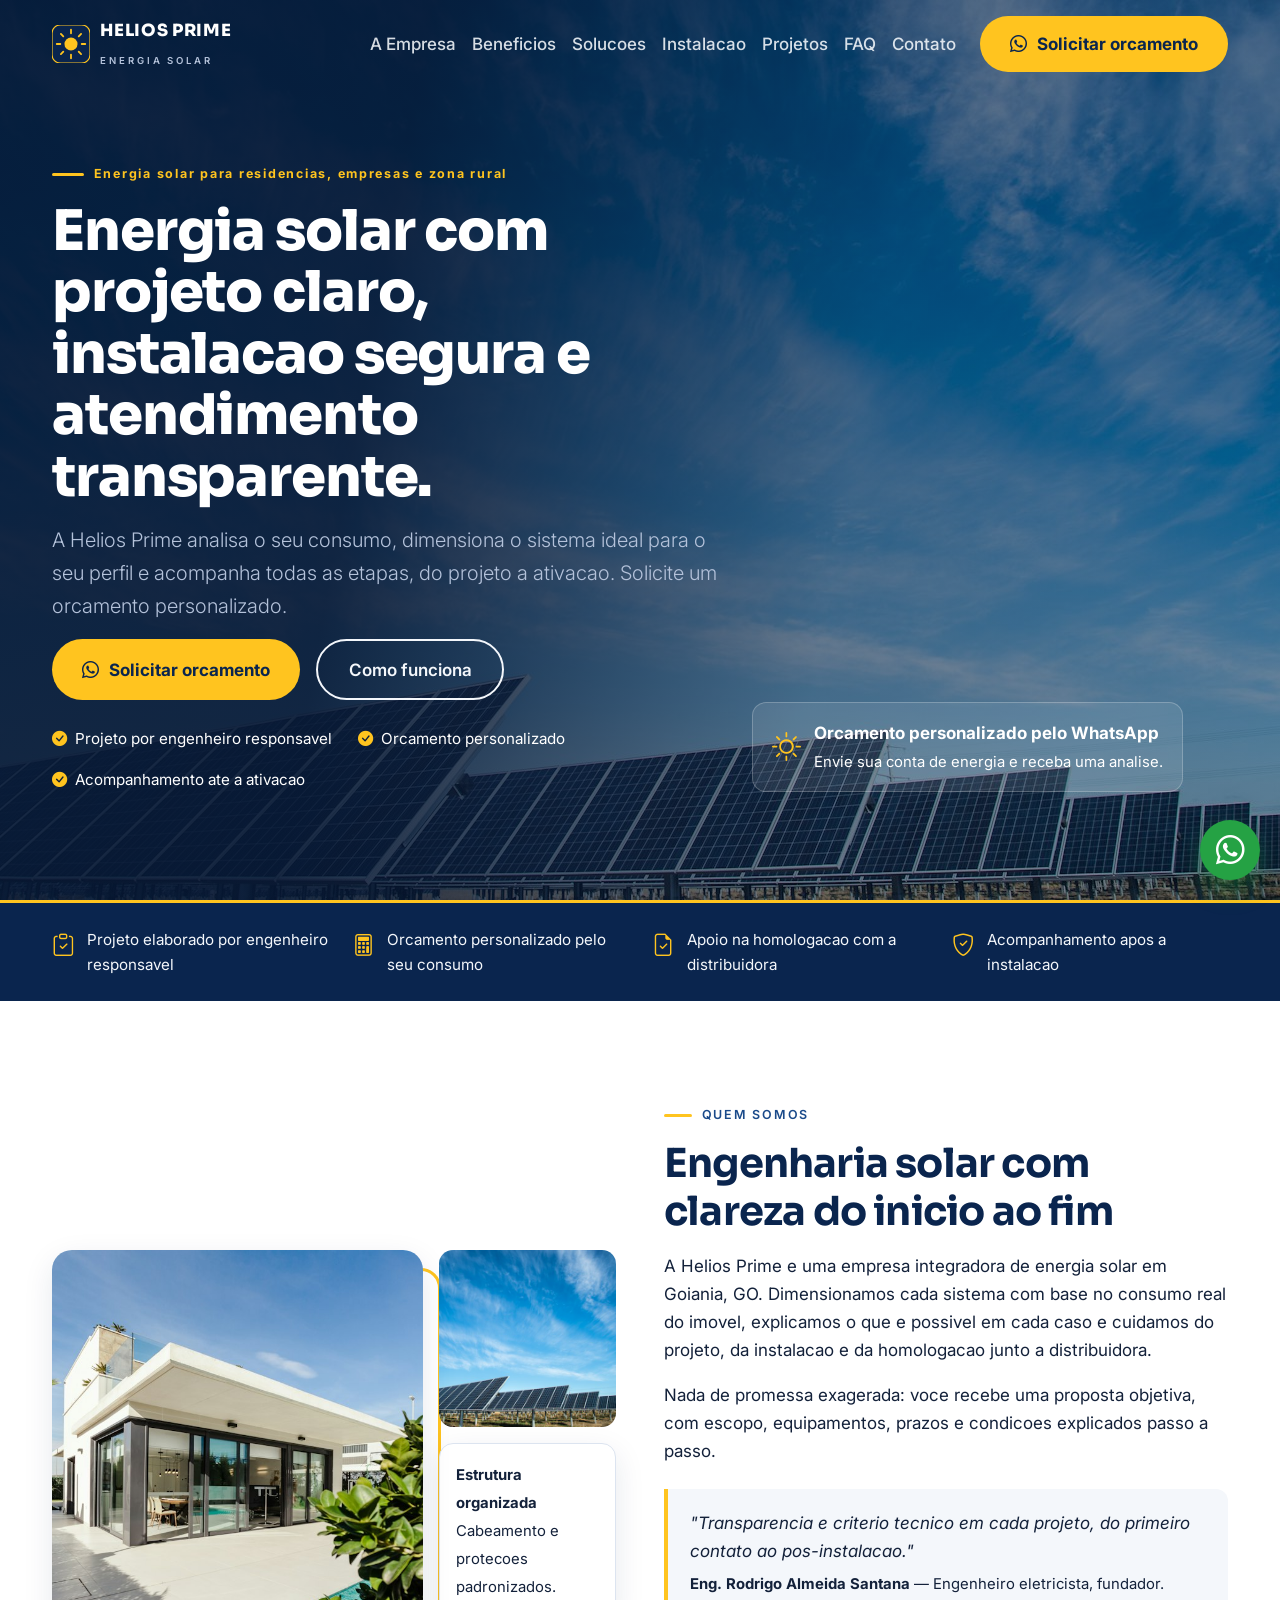
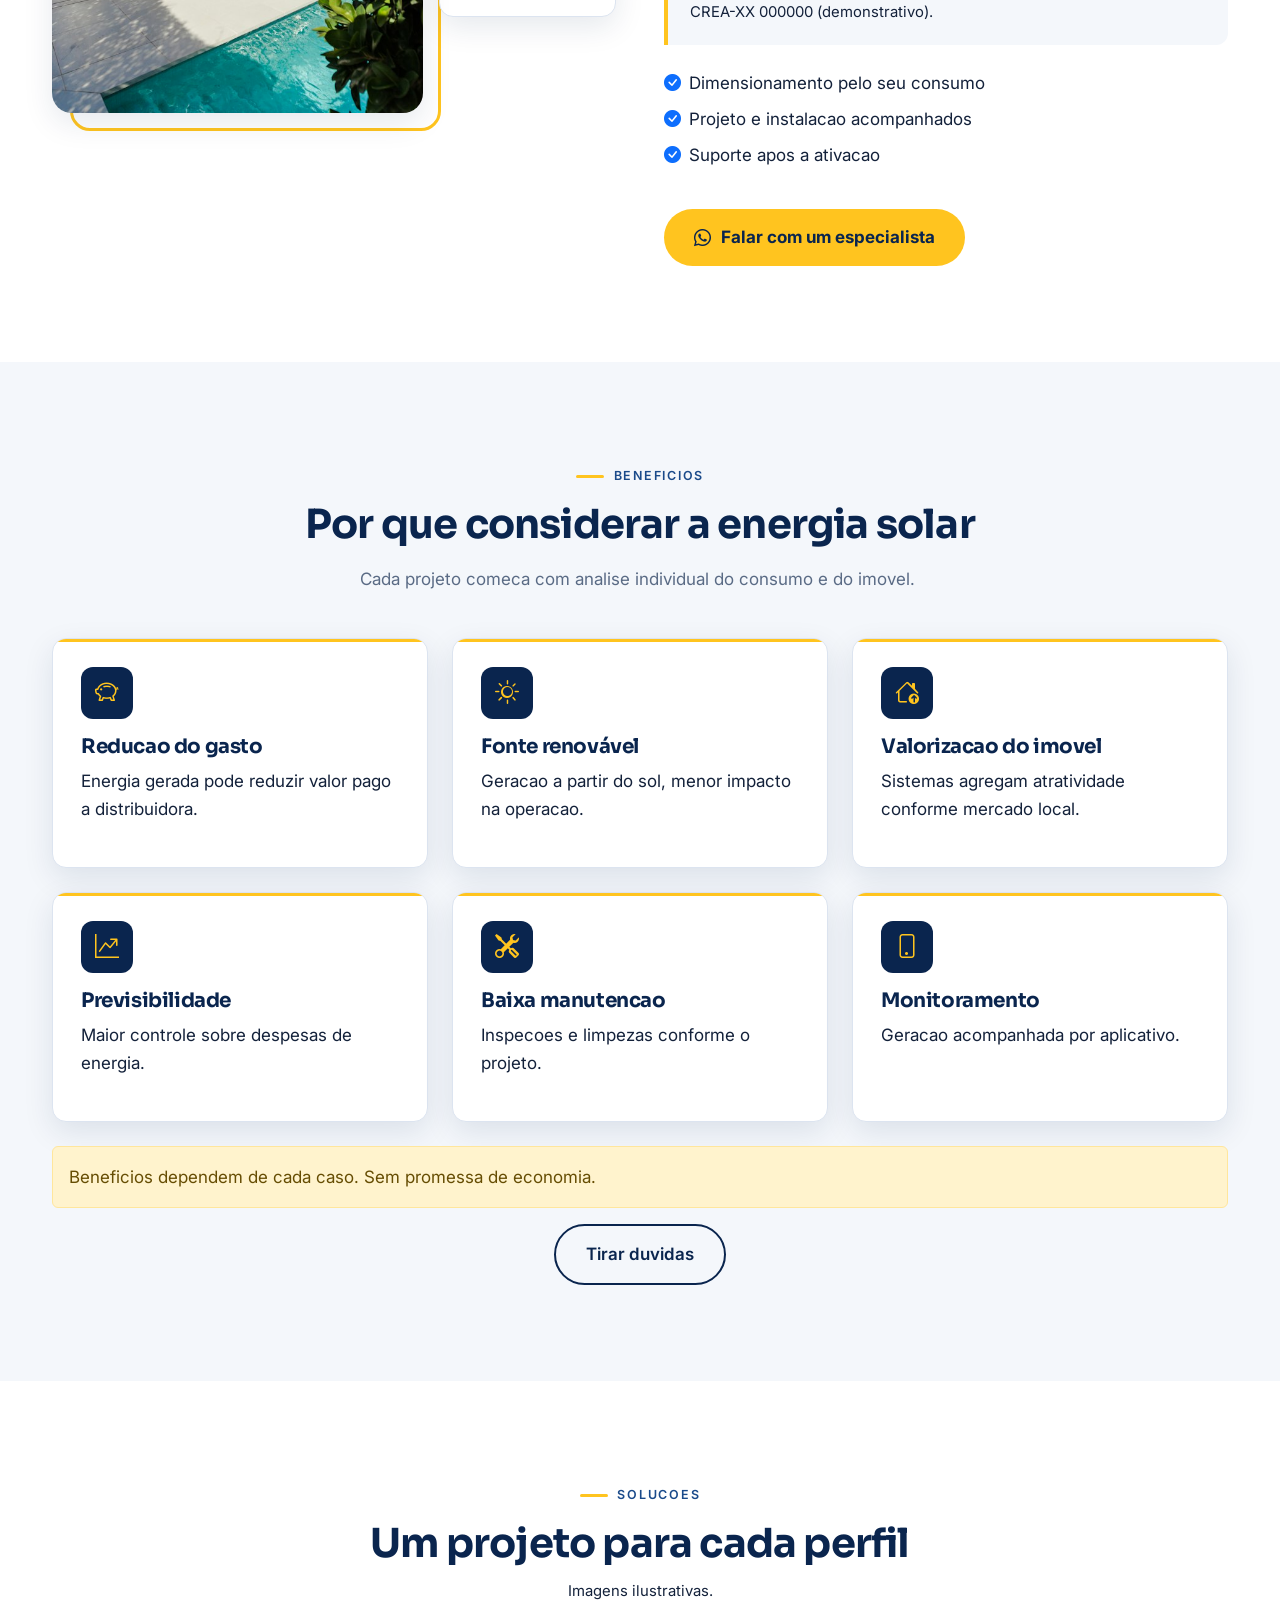
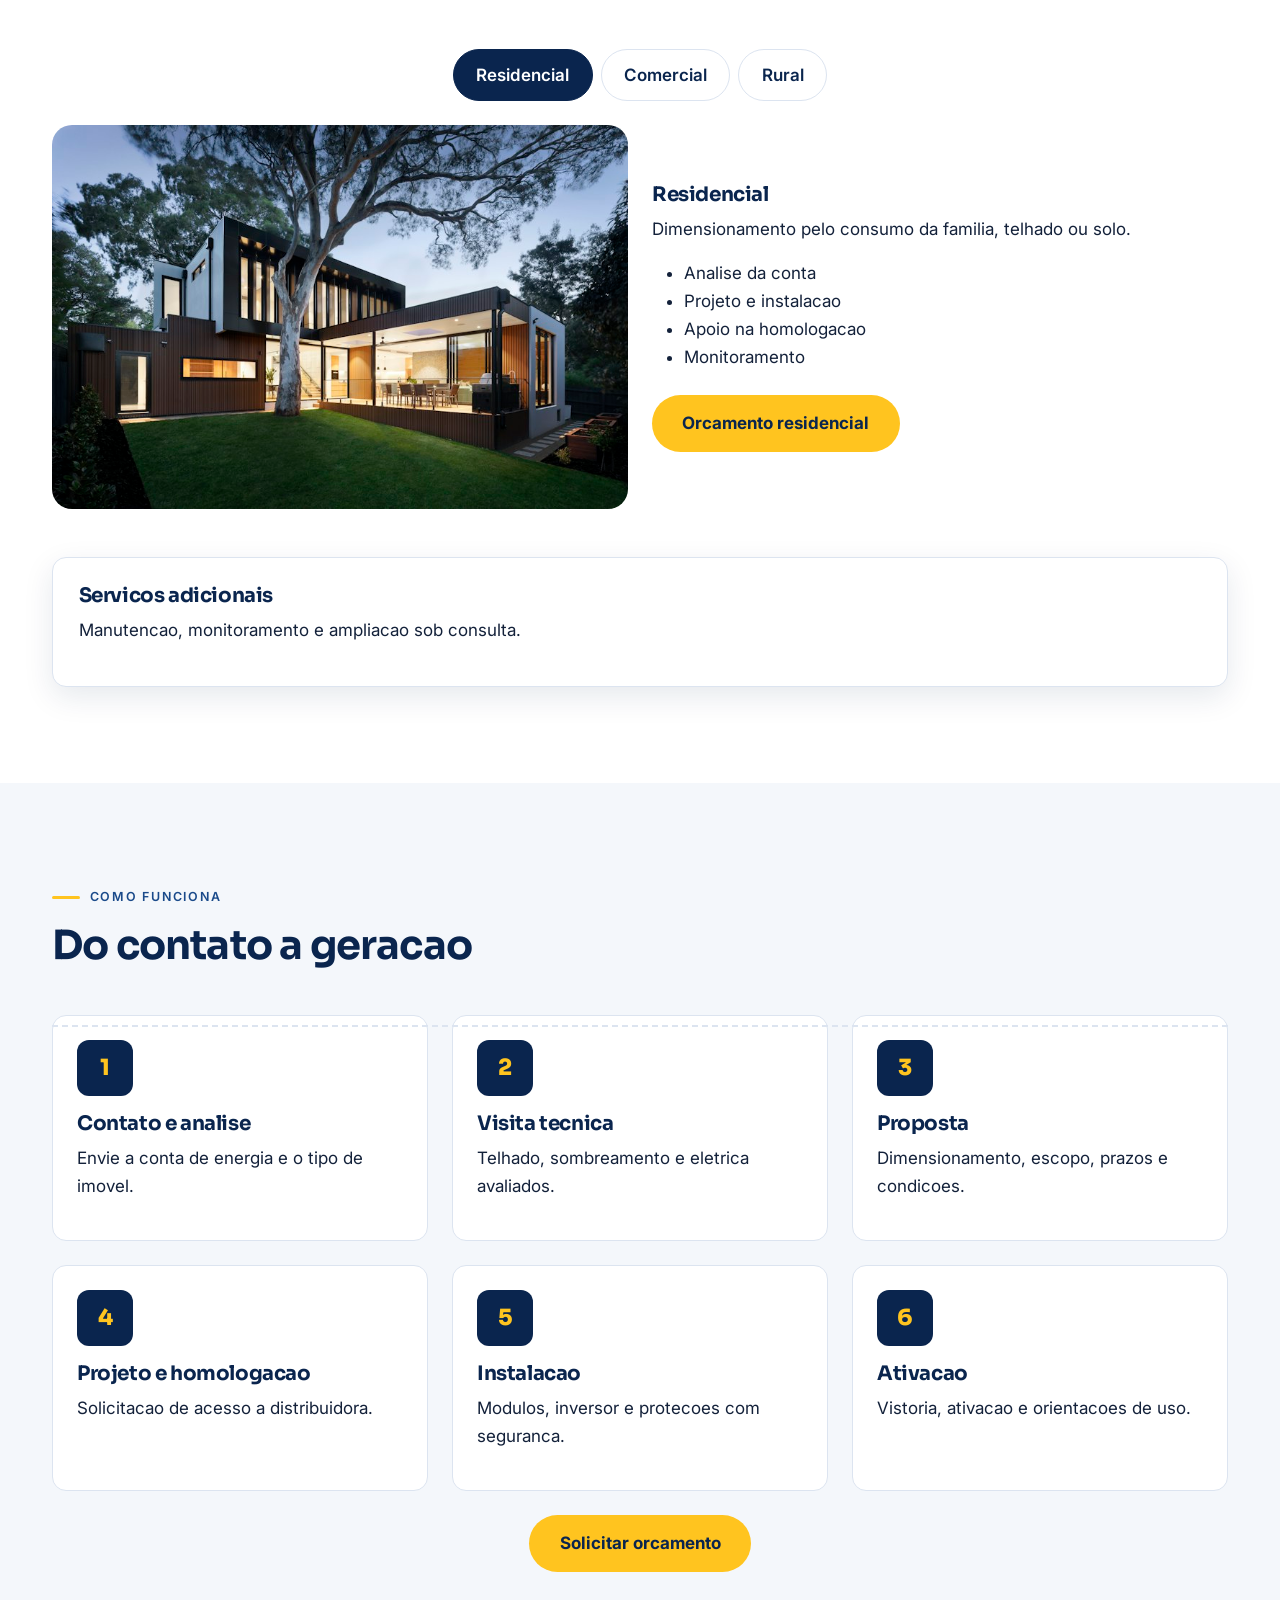
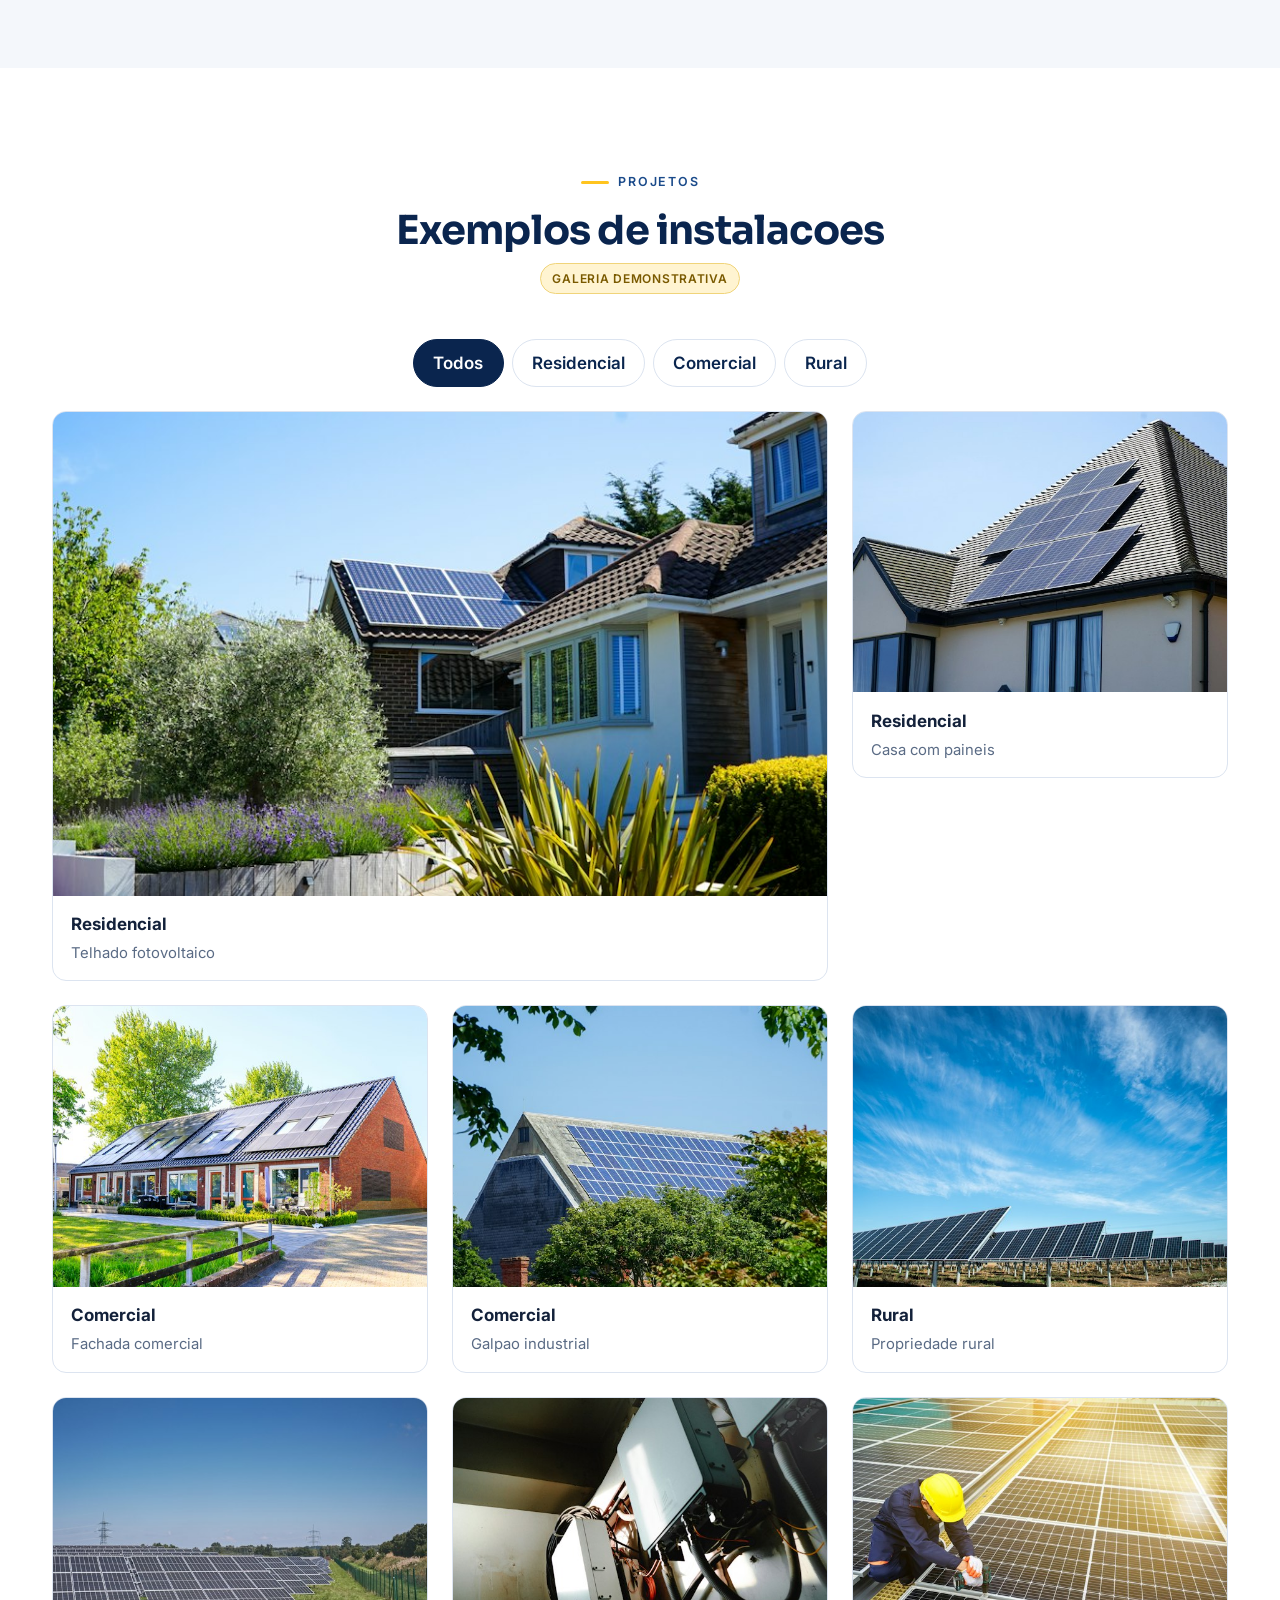
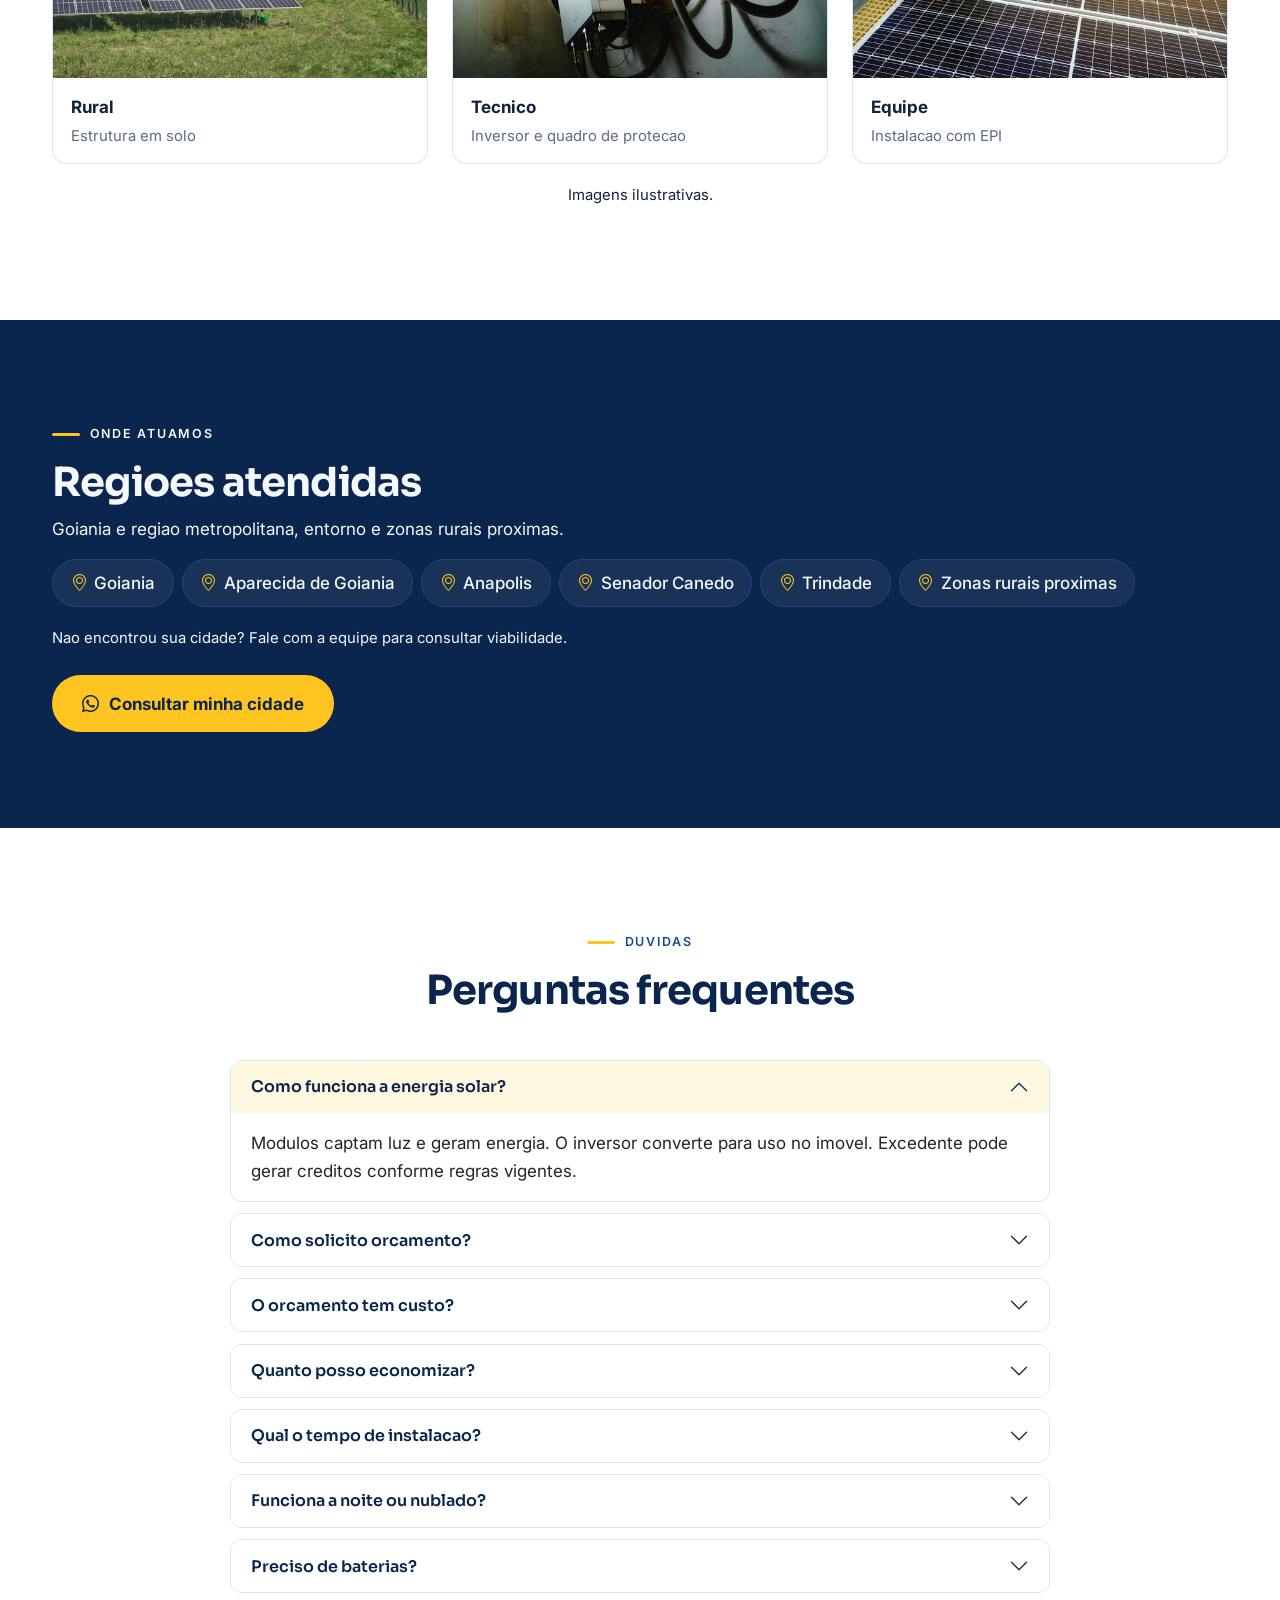
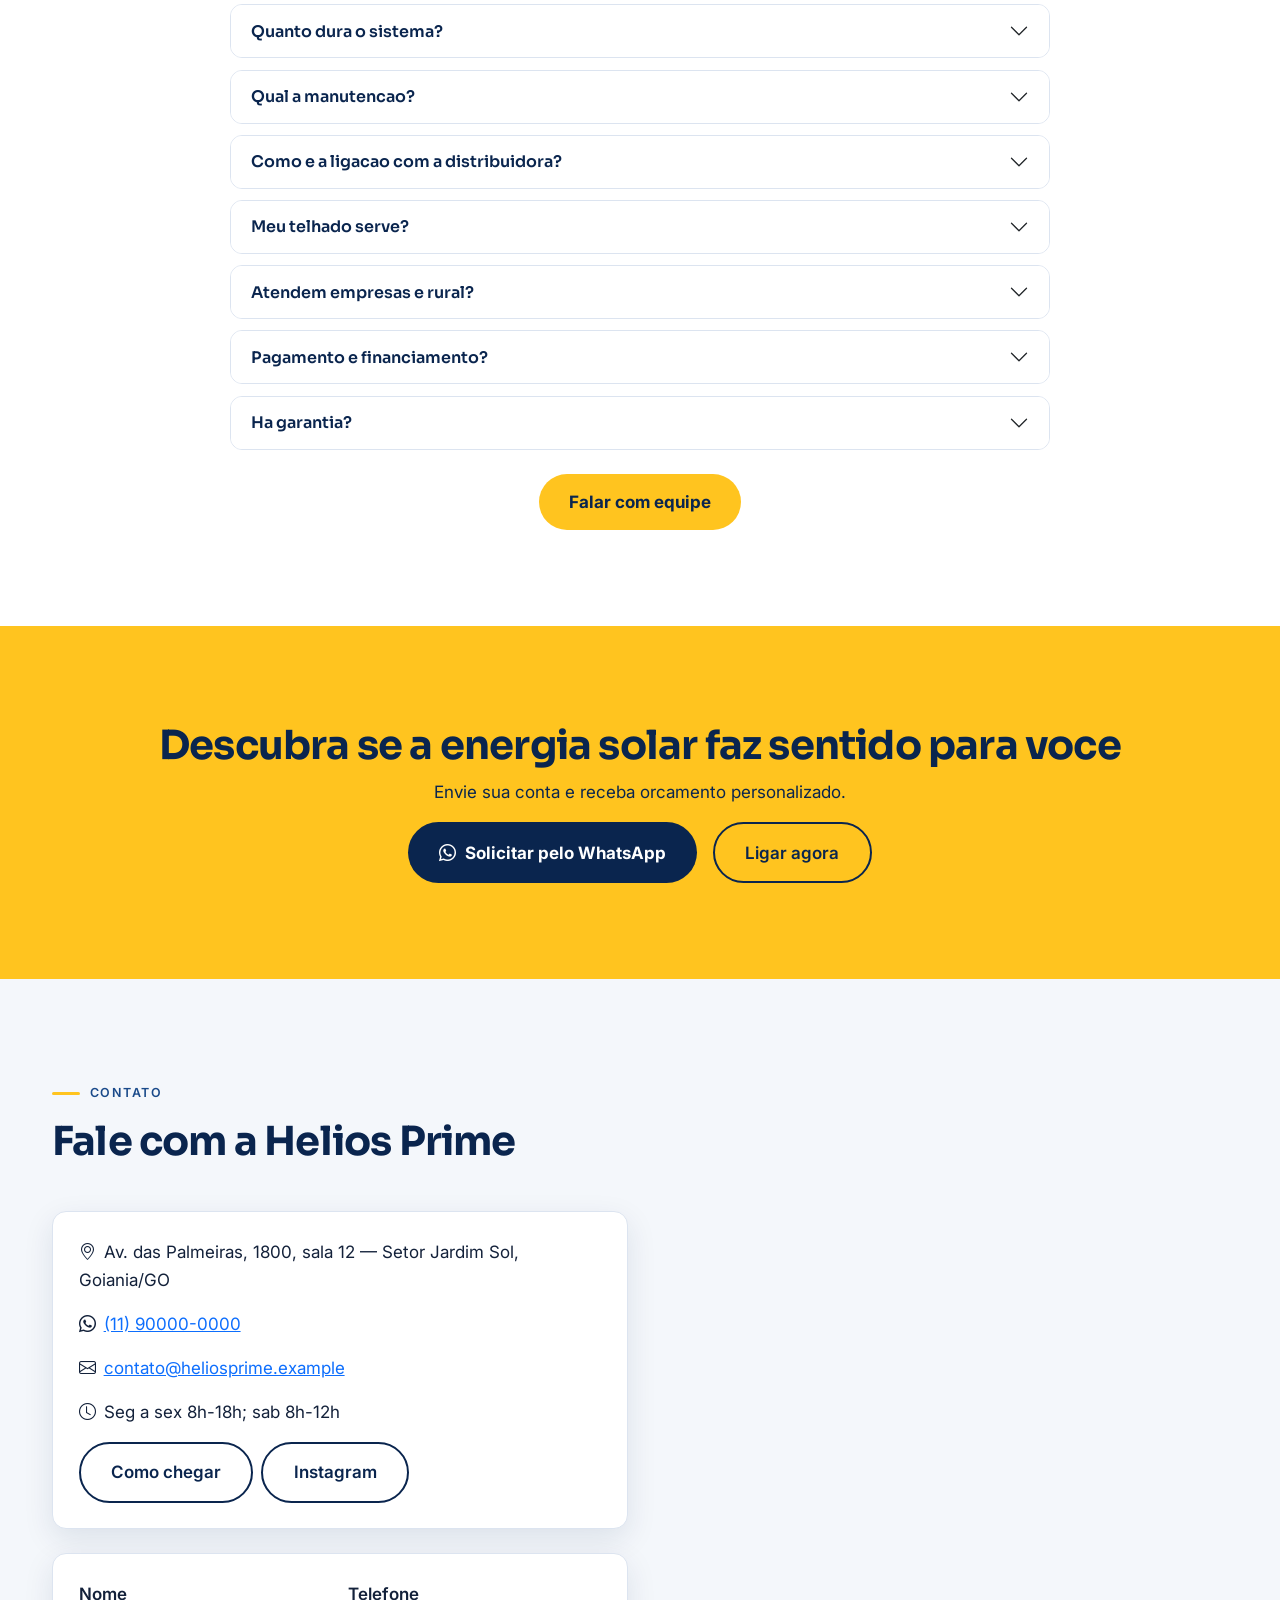
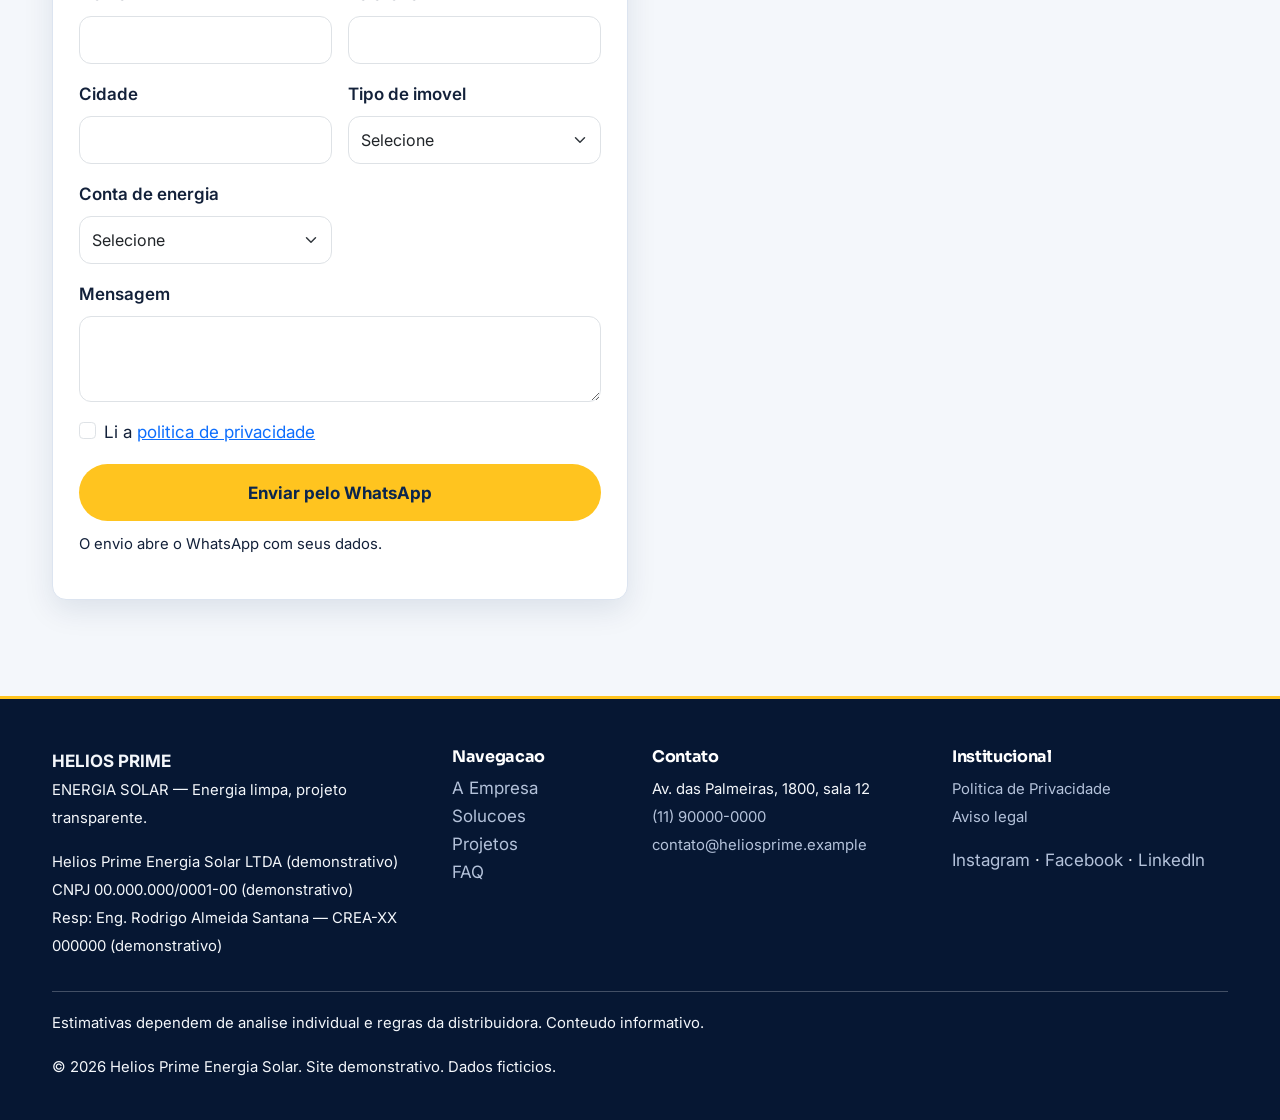
<file: index.html>
﻿<!DOCTYPE html>
<html lang="pt-BR">
<head>
  <meta charset="UTF-8">
  <meta name="viewport" content="width=device-width, initial-scale=1">
  <title>Energia Solar em Goiania | Helios Prime Energia Solar</title>
  <meta name="description" content="Projeto e instalacao de energia solar em Goiania e regiao. Solicite um orcamento personalizado pelo WhatsApp.">
  <link rel="canonical" href="https://www.seudominio.com.br/">
  <meta property="og:title" content="Helios Prime Energia Solar">
  <meta property="og:description" content="Energia limpa, projeto transparente. Solicite seu orcamento.">
  <meta property="og:type" content="website">
  <meta property="og:url" content="https://www.seudominio.com.br/">
  <meta property="og:image" content="https://www.seudominio.com.br/images/hero/hero-main.jpg">
  <meta property="og:locale" content="pt_BR">
  <meta name="twitter:card" content="summary_large_image">
  <meta name="theme-color" content="#0A254E">
  <link rel="icon" type="image/svg+xml" href="favicon/favicon.svg">
  <link rel="apple-touch-icon" href="favicon/favicon.svg">
  <link rel="preconnect" href="https://fonts.googleapis.com">
  <link rel="preconnect" href="https://fonts.gstatic.com" crossorigin>
  <link href="https://fonts.googleapis.com/css2?family=Inter:wght@400;500;600&family=Sora:wght@600;700;800&display=swap" rel="stylesheet">
  <link href="https://cdn.jsdelivr.net/npm/bootstrap@5.3.3/dist/css/bootstrap.min.css" rel="stylesheet">
  <link href="https://cdn.jsdelivr.net/npm/bootstrap-icons@1.11.3/font/bootstrap-icons.min.css" rel="stylesheet">
  <link href="css/style.css" rel="stylesheet">
</head>
<body>
  <a class="skip-link" href="#conteudo">Pular para o conteudo</a>
  <!-- ========== HEADER ========== -->
  <header class="header-site fixed-top" id="topo">
    <nav class="navbar navbar-expand-lg h-100" aria-label="Navegacao principal">
      <div class="container container-brand">
        <a class="brand-logo" href="#topo" aria-label="Helios Prime Energia Solar - inicio">
          <svg width="38" height="38" viewBox="0 0 64 64" aria-hidden="true"><rect width="64" height="64" rx="14" fill="#0A254E" stroke="#FFC41F" stroke-width="2"/><circle cx="32" cy="32" r="11" fill="#FFC41F"/><g stroke="#FFC41F" stroke-width="3" stroke-linecap="round"><line x1="32" y1="8" x2="32" y2="14"/><line x1="32" y1="50" x2="32" y2="56"/><line x1="8" y1="32" x2="14" y2="32"/><line x1="50" y1="32" x2="56" y2="32"/><line x1="15" y1="15" x2="19" y2="19"/><line x1="45" y1="45" x2="49" y2="49"/><line x1="49" y1="15" x2="45" y2="19"/><line x1="19" y1="45" x2="15" y2="49"/></g></svg>
          <span><span class="brand-logo__name">HELIOS PRIME</span><br><span class="brand-logo__sub">ENERGIA SOLAR</span></span>
        </a>
        <button class="navbar-toggler" type="button" data-bs-toggle="collapse" data-bs-target="#navHelios" aria-controls="navHelios" aria-expanded="false" aria-label="Abrir menu">
          <span class="navbar-toggler-icon"></span>
        </button>
        <div class="collapse navbar-collapse" id="navHelios">
          <ul class="navbar-nav ms-auto mb-2 mb-lg-0">
            <li class="nav-item"><a class="nav-link" href="#empresa">A Empresa</a></li>
            <li class="nav-item"><a class="nav-link" href="#beneficios">Beneficios</a></li>
            <li class="nav-item"><a class="nav-link" href="#solucoes">Solucoes</a></li>
            <li class="nav-item"><a class="nav-link" href="#instalacao">Instalacao</a></li>
            <li class="nav-item"><a class="nav-link" href="#projetos">Projetos</a></li>
            <li class="nav-item"><a class="nav-link" href="#faq">FAQ</a></li>
            <li class="nav-item"><a class="nav-link" href="#contato">Contato</a></li>
          </ul>
          <a class="btn-cta ms-lg-3 mt-4 mt-lg-0" href="https://wa.me/5511900000000" data-whatsapp-message="Olá! Gostaria de solicitar um orçamento de energia solar." target="_blank" rel="noopener noreferrer"><i class="bi bi-whatsapp" aria-hidden="true"></i>Solicitar orcamento</a>
        </div>
      </div>
    </nav>
  </header>
  <main id="conteudo">

    <!-- ========== SEÇÃO: HERO ========== -->
    <section class="hero" aria-labelledby="titulo-hero">
      <img class="hero__bg" src="images/hero/hero-main.jpg" alt="Paineis solares sob ceu azul" width="1600" height="900" fetchpriority="high">
      <div class="hero__overlay" aria-hidden="true"></div>
      <div class="container container-brand hero__content">
        <div class="row g-4">
          <div class="col-lg-7">
            <p class="hero__eyebrow">Energia solar para residencias, empresas e zona rural</p>
            <h1 id="titulo-hero">Energia solar com projeto claro, instalacao segura e atendimento transparente.</h1>
            <p class="lead mt-3">A Helios Prime analisa o seu consumo, dimensiona o sistema ideal para o seu perfil e acompanha todas as etapas, do projeto a ativacao. Solicite um orcamento personalizado.</p>
            <div class="d-flex flex-column flex-sm-row gap-3">
              <a class="btn-cta" href="https://wa.me/5511900000000" data-whatsapp-message="Olá! Gostaria de solicitar um orçamento de energia solar." target="_blank" rel="noopener noreferrer"><i class="bi bi-whatsapp" aria-hidden="true"></i>Solicitar orcamento</a>
              <a class="btn-outline-light-brand" href="#instalacao">Como funciona</a>
            </div>
            <ul class="hero__trust">
              <li><i class="bi bi-check-circle-fill" aria-hidden="true"></i>Projeto por engenheiro responsavel</li>
              <li><i class="bi bi-check-circle-fill" aria-hidden="true"></i>Orcamento personalizado</li>
              <li><i class="bi bi-check-circle-fill" aria-hidden="true"></i>Acompanhamento ate a ativacao</li>
            </ul>
          </div>
          <div class="col-lg-5 d-none d-lg-flex align-items-end">
            <div class="hero__card"><i class="bi bi-sun" aria-hidden="true"></i><div><strong>Orcamento personalizado pelo WhatsApp</strong><br><small>Envie sua conta de energia e receba uma analise.</small></div></div>
          </div>
        </div>
      </div>
    </section>
    <!-- ========== SEÇÃO: FAIXA DE CONFIANÇA ========== -->
    <div class="trust-bar section-dark dark-focus">
      <div class="container container-brand py-4">
        <div class="row g-4">
          <div class="col-6 col-lg-3"><div class="trust-bar__item reveal"><i class="bi bi-clipboard-check" aria-hidden="true"></i><span>Projeto elaborado por engenheiro responsavel</span></div></div>
          <div class="col-6 col-lg-3"><div class="trust-bar__item reveal"><i class="bi bi-calculator" aria-hidden="true"></i><span>Orcamento personalizado pelo seu consumo</span></div></div>
          <div class="col-6 col-lg-3"><div class="trust-bar__item reveal"><i class="bi bi-file-earmark-check" aria-hidden="true"></i><span>Apoio na homologacao com a distribuidora</span></div></div>
          <div class="col-6 col-lg-3"><div class="trust-bar__item reveal"><i class="bi bi-shield-check" aria-hidden="true"></i><span>Acompanhamento apos a instalacao</span></div></div>
        </div>
      </div>
    </div>

    <!-- ========== SEÇÃO: EMPRESA ========== -->
    <section class="section-pad" id="empresa" aria-labelledby="titulo-empresa">
      <div class="container container-brand">
        <div class="row g-5 align-items-center">
          <div class="col-lg-6 order-2 order-lg-1">
            <div class="row g-3">
              <div class="col-12 col-md-8"><div class="about-frame reveal"><img src="images/about/empresa-equipe.jpg" alt="Equipe tecnica com EPI em instalacao solar" width="600" height="750" loading="lazy" decoding="async"></div></div>
              <div class="col-12 col-md-4"><div class="about-detail reveal"><img src="images/about/empresa-detalhe.jpg" alt="Detalhe de fixacao e cabeamento de paineis" width="400" height="400" loading="lazy" decoding="async"><div class="contact-card mt-3 p-3"><small><strong>Estrutura organizada</strong><br>Cabeamento e protecoes padronizados.</small></div></div></div>
            </div>
          </div>
          <div class="col-lg-6 order-1 order-lg-2">
            <p class="eyebrow reveal">Quem somos</p>
            <h2 class="reveal" id="titulo-empresa">Engenharia solar com clareza do inicio ao fim</h2>
            <p class="mt-3 reveal">A Helios Prime e uma empresa integradora de energia solar em Goiania, GO. Dimensionamos cada sistema com base no consumo real do imovel, explicamos o que e possivel em cada caso e cuidamos do projeto, da instalacao e da homologacao junto a distribuidora.</p>
            <p class="reveal">Nada de promessa exagerada: voce recebe uma proposta objetiva, com escopo, equipamentos, prazos e condicoes explicados passo a passo.</p>
            <div class="quote-tech mt-4 reveal">
              <p class="mb-1"><em>"Transparencia e criterio tecnico em cada projeto, do primeiro contato ao pos-instalacao."</em></p>
              <small><strong>Eng. Rodrigo Almeida Santana</strong> — Engenheiro eletricista, fundador. CREA-XX 000000 (demonstrativo).</small>
            </div>
            <ul class="list-unstyled d-flex flex-column gap-2 mt-4">
              <li class="reveal"><i class="bi bi-check-circle-fill text-primary me-2" aria-hidden="true"></i>Dimensionamento pelo seu consumo</li>
              <li class="reveal"><i class="bi bi-check-circle-fill text-primary me-2" aria-hidden="true"></i>Projeto e instalacao acompanhados</li>
              <li class="reveal"><i class="bi bi-check-circle-fill text-primary me-2" aria-hidden="true"></i>Suporte apos a ativacao</li>
            </ul>
            <a class="btn-cta mt-4 reveal" href="https://wa.me/5511900000000" data-whatsapp-message="Olá! Gostaria de falar com um especialista em energia solar." target="_blank" rel="noopener noreferrer"><i class="bi bi-whatsapp" aria-hidden="true"></i>Falar com um especialista</a>
          </div>
        </div>
      </div>
    </section>
    <!-- ========== SECAO BENEFICIOS ========== -->
    <section class="section-pad bg-surface" id="beneficios" aria-labelledby="t-beneficios">
      <div class="container container-brand">
        <div class="section-head center text-center">
          <p class="eyebrow reveal">Beneficios</p>
          <h2 class="reveal" id="t-beneficios">Por que considerar a energia solar</h2>
          <p class="lead-brand mt-3 reveal">Cada projeto comeca com analise individual do consumo e do imovel.</p>
        </div>
        <div class="row g-4">
          <div class="col-md-6 col-lg-4"><article class="feature-card reveal"><div class="feature-card__icon"><i class="bi bi-piggy-bank" aria-hidden="true"></i></div><h3>Reducao do gasto</h3><p>Energia gerada pode reduzir valor pago a distribuidora.</p></article></div>
          <div class="col-md-6 col-lg-4"><article class="feature-card reveal"><div class="feature-card__icon"><i class="bi bi-sun" aria-hidden="true"></i></div><h3>Fonte renovável</h3><p>Geracao a partir do sol, menor impacto na operacao.</p></article></div>
          <div class="col-md-6 col-lg-4"><article class="feature-card reveal"><div class="feature-card__icon"><i class="bi bi-house-up" aria-hidden="true"></i></div><h3>Valorizacao do imovel</h3><p>Sistemas agregam atratividade conforme mercado local.</p></article></div>
          <div class="col-md-6 col-lg-4"><article class="feature-card reveal"><div class="feature-card__icon"><i class="bi bi-graph-up-arrow" aria-hidden="true"></i></div><h3>Previsibilidade</h3><p>Maior controle sobre despesas de energia.</p></article></div>
          <div class="col-md-6 col-lg-4"><article class="feature-card reveal"><div class="feature-card__icon"><i class="bi bi-tools" aria-hidden="true"></i></div><h3>Baixa manutencao</h3><p>Inspecoes e limpezas conforme o projeto.</p></article></div>
          <div class="col-md-6 col-lg-4"><article class="feature-card reveal"><div class="feature-card__icon"><i class="bi bi-phone" aria-hidden="true"></i></div><h3>Monitoramento</h3><p>Geracao acompanhada por aplicativo.</p></article></div>
        </div>
        <div class="alert alert-warning mt-4" role="note">Beneficios dependem de cada caso. Sem promessa de economia.</div>
        <div class="text-center mt-3"><a class="btn-outline-dark-brand" href="https://wa.me/5511900000000" data-whatsapp-message="Olá! Tenho uma dúvida sobre energia solar." target="_blank" rel="noopener noreferrer">Tirar duvidas</a></div>
      </div>
    </section>

    <!-- ========== SECAO SOLUCOES ========== -->
    <section class="section-pad" id="solucoes" aria-labelledby="t-solucoes">
      <div class="container container-brand">
        <div class="section-head center text-center">
          <p class="eyebrow reveal">Solucoes</p>
          <h2 class="reveal" id="t-solucoes">Um projeto para cada perfil</h2>
          <p class="text-center mt-2"><small>Imagens ilustrativas.</small></p>
        </div>
        <ul class="nav nav-pills nav-pills-brand justify-content-center gap-2 mb-4" id="solucoesTab" role="tablist">
          <li class="nav-item" role="presentation"><button class="nav-link active" id="tab-res" data-bs-toggle="pill" data-bs-target="#pane-res" type="button" role="tab" aria-controls="pane-res" aria-selected="true">Residencial</button></li>
          <li class="nav-item" role="presentation"><button class="nav-link" id="tab-com" data-bs-toggle="pill" data-bs-target="#pane-com" type="button" role="tab" aria-controls="pane-com" aria-selected="false">Comercial</button></li>
          <li class="nav-item" role="presentation"><button class="nav-link" id="tab-rur" data-bs-toggle="pill" data-bs-target="#pane-rur" type="button" role="tab" aria-controls="pane-rur" aria-selected="false">Rural</button></li>
        </ul>
        <div class="tab-content" id="solucoesContent">
          <div class="tab-pane fade show active" id="pane-res" role="tabpanel" aria-labelledby="tab-res" tabindex="0">
            <div class="row g-4 align-items-center">
              <div class="col-lg-6"><img class="solution-img" src="images/services/residencial.jpg" alt="Casa com paineis" width="800" height="533" loading="lazy" decoding="async"></div>
              <div class="col-lg-6">
                <h3>Residencial</h3>
                <p>Dimensionamento pelo consumo da familia, telhado ou solo.</p>
                <ul><li>Analise da conta</li><li>Projeto e instalacao</li><li>Apoio na homologacao</li><li>Monitoramento</li></ul>
                <a class="btn-cta mt-2" href="https://wa.me/5511900000000" data-whatsapp-message="Olá! Gostaria de um orçamento de energia solar para minha residência." target="_blank" rel="noopener noreferrer">Orcamento residencial</a>
              </div>
            </div>
          </div>
          <div class="tab-pane fade" id="pane-com" role="tabpanel" aria-labelledby="tab-com" tabindex="0">
            <div class="row g-4 align-items-center">
              <div class="col-lg-6"><img class="solution-img" src="images/services/comercial.jpg" alt="Comercio com paineis" width="800" height="533" loading="lazy" decoding="async"></div>
              <div class="col-lg-6">
                <h3>Comercial</h3>
                <p>Para comercio, escritorio, clinica e industria leve.</p>
                <ul><li>Analise do perfil de consumo</li><li>Instalacao planejada</li><li>Documentacao completa</li><li>Pos-instalacao</li></ul>
                <a class="btn-cta mt-2" href="https://wa.me/5511900000000" data-whatsapp-message="Olá! Gostaria de um orçamento de energia solar para a minha empresa." target="_blank" rel="noopener noreferrer">Orcamento para empresa</a>
              </div>
            </div>
          </div>
          <div class="tab-pane fade" id="pane-rur" role="tabpanel" aria-labelledby="tab-rur" tabindex="0">
            <div class="row g-4 align-items-center">
              <div class="col-lg-6"><img class="solution-img" src="images/services/rural.jpg" alt="Propriedade rural" width="800" height="533" loading="lazy" decoding="async"></div>
              <div class="col-lg-6">
                <h3>Rural</h3>
                <p>Irrigacao, galpoes e beneficiamento.</p>
                <ul><li>Avaliacao da propriedade</li><li>Telhado ou solo</li><li>Projeto da rede local</li><li>Homologacao</li></ul>
                <a class="btn-cta mt-2" href="https://wa.me/5511900000000" data-whatsapp-message="Olá! Gostaria de um orçamento de energia solar para propriedade rural." target="_blank" rel="noopener noreferrer">Orcamento rural</a>
              </div>
            </div>
          </div>
        </div>
        <div class="contact-card mt-5">
          <h3>Servicos adicionais</h3>
          <p>Manutencao, monitoramento e ampliacao sob consulta.</p>
        </div>
      </div>
    </section>
    <!-- ========== SECAO INSTALACAO ========== -->
    <section class="section-pad bg-surface" id="instalacao" aria-labelledby="t-inst">
      <div class="container container-brand">
        <div class="section-head">
          <p class="eyebrow reveal">Como funciona</p>
          <h2 class="reveal" id="t-inst">Do contato a geracao</h2>
        </div>
        <div class="timeline">
          <div class="timeline__line" aria-hidden="true"></div>
          <div class="row g-4">
            <div class="col-md-6 col-lg-4"><div class="step-card reveal"><div class="step-num">1</div><h3>Contato e analise</h3><p>Envie a conta de energia e o tipo de imovel.</p></div></div>
            <div class="col-md-6 col-lg-4"><div class="step-card reveal"><div class="step-num">2</div><h3>Visita tecnica</h3><p>Telhado, sombreamento e eletrica avaliados.</p></div></div>
            <div class="col-md-6 col-lg-4"><div class="step-card reveal"><div class="step-num">3</div><h3>Proposta</h3><p>Dimensionamento, escopo, prazos e condicoes.</p></div></div>
            <div class="col-md-6 col-lg-4"><div class="step-card reveal"><div class="step-num">4</div><h3>Projeto e homologacao</h3><p>Solicitacao de acesso a distribuidora.</p></div></div>
            <div class="col-md-6 col-lg-4"><div class="step-card reveal"><div class="step-num">5</div><h3>Instalacao</h3><p>Modulos, inversor e protecoes com seguranca.</p></div></div>
            <div class="col-md-6 col-lg-4"><div class="step-card reveal"><div class="step-num">6</div><h3>Ativacao</h3><p>Vistoria, ativacao e orientacoes de uso.</p></div></div>
          </div>
        </div>
        <div class="text-center mt-4">
          <a class="btn-cta" href="https://wa.me/5511900000000" data-whatsapp-message="Olá! Gostaria de iniciar um orçamento. Posso enviar minha conta de energia?" target="_blank" rel="noopener noreferrer">Solicitar orcamento</a>
        </div>
      </div>
    </section>

    <!-- ========== SECAO PROJETOS ========== -->
    <section class="section-pad" id="projetos" aria-labelledby="t-proj">
      <div class="container container-brand">
        <div class="section-head center text-center">
          <p class="eyebrow reveal">Projetos</p>
          <h2 class="reveal" id="t-proj">Exemplos de instalacoes</h2>
          <span class="badge-demo badge-demo--light">Galeria demonstrativa</span>
        </div>
        <div class="d-flex gap-2 justify-content-center flex-wrap mb-4 filters-wrap" role="group" aria-label="Filtrar projetos">
          <button class="filter-btn" type="button" data-filter="all" aria-pressed="true">Todos</button>
          <button class="filter-btn" type="button" data-filter="residencial" aria-pressed="false">Residencial</button>
          <button class="filter-btn" type="button" data-filter="comercial" aria-pressed="false">Comercial</button>
          <button class="filter-btn" type="button" data-filter="rural" aria-pressed="false">Rural</button>
        </div>
        <div class="row g-4" id="galleryGrid">
          <div class="col-md-6 col-lg-8"><div class="gallery-item gallery-item--wide reveal" data-category="residencial" data-title="Residencia com telhado fotovoltaico"><button type="button" class="btn p-0 border-0 w-100" data-bs-toggle="modal" data-bs-target="#galleryModal" aria-label="Ampliar residencia"><img class="gallery-img" src="images/gallery/residencia-01.jpg" alt="Residencia com telhado fotovoltaico" width="800" height="500" loading="lazy" decoding="async"></button><div class="gallery-cap"><strong>Residencial</strong><br><small>Telhado fotovoltaico</small></div></div></div>
          <div class="col-md-6 col-lg-4"><div class="gallery-item reveal" data-category="residencial" data-title="Casa com paineis"><button type="button" class="btn p-0 border-0 w-100" data-bs-toggle="modal" data-bs-target="#galleryModal" aria-label="Ampliar casa"><img class="gallery-img" src="images/gallery/residencia-02.jpg" alt="Casa com paineis" width="600" height="450" loading="lazy" decoding="async"></button><div class="gallery-cap"><strong>Residencial</strong><br><small>Casa com paineis</small></div></div></div>
          <div class="col-md-6 col-lg-4"><div class="gallery-item reveal" data-category="comercial" data-title="Comercio com paineis"><button type="button" class="btn p-0 border-0 w-100" data-bs-toggle="modal" data-bs-target="#galleryModal" aria-label="Ampliar comercio"><img class="gallery-img" src="images/gallery/comercio-01.jpg" alt="Comercio" width="600" height="450" loading="lazy" decoding="async"></button><div class="gallery-cap"><strong>Comercial</strong><br><small>Fachada comercial</small></div></div></div>
          <div class="col-md-6 col-lg-4"><div class="gallery-item reveal" data-category="comercial" data-title="Galpao industrial"><button type="button" class="btn p-0 border-0 w-100" data-bs-toggle="modal" data-bs-target="#galleryModal" aria-label="Ampliar galpao"><img class="gallery-img" src="images/gallery/galpao-01.jpg" alt="Galpao" width="600" height="450" loading="lazy" decoding="async"></button><div class="gallery-cap"><strong>Comercial</strong><br><small>Galpao industrial</small></div></div></div>
          <div class="col-md-6 col-lg-4"><div class="gallery-item reveal" data-category="rural" data-title="Propriedade rural"><button type="button" class="btn p-0 border-0 w-100" data-bs-toggle="modal" data-bs-target="#galleryModal" aria-label="Ampliar rural"><img class="gallery-img" src="images/gallery/rural-01.jpg" alt="Propriedade rural" width="600" height="450" loading="lazy" decoding="async"></button><div class="gallery-cap"><strong>Rural</strong><br><small>Propriedade rural</small></div></div></div>
          <div class="col-md-6 col-lg-4"><div class="gallery-item reveal" data-category="rural" data-title="Estrutura em solo"><button type="button" class="btn p-0 border-0 w-100" data-bs-toggle="modal" data-bs-target="#galleryModal" aria-label="Ampliar solo"><img class="gallery-img" src="images/gallery/solo-01.jpg" alt="Estrutura em solo" width="600" height="450" loading="lazy" decoding="async"></button><div class="gallery-cap"><strong>Rural</strong><br><small>Estrutura em solo</small></div></div></div>
          <div class="col-md-6 col-lg-4"><div class="gallery-item reveal" data-category="comercial" data-title="Inversor e protecao"><button type="button" class="btn p-0 border-0 w-100" data-bs-toggle="modal" data-bs-target="#galleryModal" aria-label="Ampliar inversor"><img class="gallery-img" src="images/gallery/inversor.jpg" alt="Inversor e protecao" width="600" height="450" loading="lazy" decoding="async"></button><div class="gallery-cap"><strong>Tecnico</strong><br><small>Inversor e quadro de protecao</small></div></div></div>
          <div class="col-md-6 col-lg-4"><div class="gallery-item reveal" data-category="residencial" data-title="Equipe em instalacao"><button type="button" class="btn p-0 border-0 w-100" data-bs-toggle="modal" data-bs-target="#galleryModal" aria-label="Ampliar equipe"><img class="gallery-img" src="images/gallery/instalacao.jpg" alt="Equipe em instalacao" width="600" height="450" loading="lazy" decoding="async"></button><div class="gallery-cap"><strong>Equipe</strong><br><small>Instalacao com EPI</small></div></div></div>
        </div>
        <p class="text-center mt-3"><small>Imagens ilustrativas.</small></p>
      </div>
    </section>
    <!-- ========== SECAO REGIOES ========== -->
    <section class="section-pad bg-dark-brand section-dark dark-focus" id="regioes" aria-labelledby="t-reg">
      <div class="container container-brand">
        <p class="eyebrow reveal">Onde atuamos</p>
        <h2 class="reveal" id="t-reg">Regioes atendidas</h2>
        <p class="lead-brand reveal">Goiania e regiao metropolitana, entorno e zonas rurais proximas.</p>
        <div class="d-flex flex-wrap gap-2 mt-3">
          <span class="region-chip"><i class="bi bi-geo-alt" aria-hidden="true"></i>Goiania</span>
          <span class="region-chip"><i class="bi bi-geo-alt" aria-hidden="true"></i>Aparecida de Goiania</span>
          <span class="region-chip"><i class="bi bi-geo-alt" aria-hidden="true"></i>Anapolis</span>
          <span class="region-chip"><i class="bi bi-geo-alt" aria-hidden="true"></i>Senador Canedo</span>
          <span class="region-chip"><i class="bi bi-geo-alt" aria-hidden="true"></i>Trindade</span>
          <span class="region-chip"><i class="bi bi-geo-alt" aria-hidden="true"></i>Zonas rurais proximas</span>
        </div>
        <p class="mt-3 reveal"><small>Nao encontrou sua cidade? Fale com a equipe para consultar viabilidade.</small></p>
        <a class="btn-cta mt-2 reveal" href="https://wa.me/5511900000000" data-whatsapp-message="Olá! Gostaria de saber se vocês atendem a minha cidade." target="_blank" rel="noopener noreferrer"><i class="bi bi-whatsapp" aria-hidden="true"></i>Consultar minha cidade</a>
      </div>
    </section>

    <!-- ========== SECAO FAQ ========== -->
    <section class="section-pad" id="faq" aria-labelledby="t-faq">
      <div class="container container-brand">
        <div class="section-head center text-center">
          <p class="eyebrow reveal">Duvidas</p>
          <h2 class="reveal" id="t-faq">Perguntas frequentes</h2>
        </div>
        <div class="accordion accordion-brand mx-auto" id="faqAcc" style="max-width:820px">
          <div class="accordion-item"><h3 class="accordion-header"><button class="accordion-button" type="button" data-bs-toggle="collapse" data-bs-target="#f1">Como funciona a energia solar?</button></h3><div id="f1" class="accordion-collapse collapse show" data-bs-parent="#faqAcc"><div class="accordion-body">Modulos captam luz e geram energia. O inversor converte para uso no imovel. Excedente pode gerar creditos conforme regras vigentes.</div></div></div>
          <div class="accordion-item"><h3 class="accordion-header"><button class="accordion-button collapsed" type="button" data-bs-toggle="collapse" data-bs-target="#f2">Como solicito orcamento?</button></h3><div id="f2" class="accordion-collapse collapse" data-bs-parent="#faqAcc"><div class="accordion-body">Pelo WhatsApp, enviando conta de energia, tipo de imovel e cidade.</div></div></div>
          <div class="accordion-item"><h3 class="accordion-header"><button class="accordion-button collapsed" type="button" data-bs-toggle="collapse" data-bs-target="#f3">O orcamento tem custo?</button></h3><div id="f3" class="accordion-collapse collapse" data-bs-parent="#faqAcc"><div class="accordion-body">A primeira analise e orientativa. Condicoes confirmadas no atendimento.</div></div></div>
          <div class="accordion-item"><h3 class="accordion-header"><button class="accordion-button collapsed" type="button" data-bs-toggle="collapse" data-bs-target="#f4">Quanto posso economizar?</button></h3><div id="f4" class="accordion-collapse collapse" data-bs-parent="#faqAcc"><div class="accordion-body">Depende de consumo, tarifa, local e regras. Sem percentual garantido.</div></div></div>
          <div class="accordion-item"><h3 class="accordion-header"><button class="accordion-button collapsed" type="button" data-bs-toggle="collapse" data-bs-target="#f5">Qual o tempo de instalacao?</button></h3><div id="f5" class="accordion-collapse collapse" data-bs-parent="#faqAcc"><div class="accordion-body">Varia por porte e homologacao. Prazo informado na proposta.</div></div></div>
          <div class="accordion-item"><h3 class="accordion-header"><button class="accordion-button collapsed" type="button" data-bs-toggle="collapse" data-bs-target="#f6">Funciona a noite ou nublado?</button></h3><div id="f6" class="accordion-collapse collapse" data-bs-parent="#faqAcc"><div class="accordion-body">A noite nao ha geracao. Nublado gera menos. Sistema usa rede com creditos.</div></div></div>
          <div class="accordion-item"><h3 class="accordion-header"><button class="accordion-button collapsed" type="button" data-bs-toggle="collapse" data-bs-target="#f7">Preciso de baterias?</button></h3><div id="f7" class="accordion-collapse collapse" data-bs-parent="#faqAcc"><div class="accordion-body">Na maioria dos casos on-grid, nao. Avaliado por projeto.</div></div></div>
          <div class="accordion-item"><h3 class="accordion-header"><button class="accordion-button collapsed" type="button" data-bs-toggle="collapse" data-bs-target="#f8">Quanto dura o sistema?</button></h3><div id="f8" class="accordion-collapse collapse" data-bs-parent="#faqAcc"><div class="accordion-body">Vida util longa com manutencao. Sem numero prometido sem analise.</div></div></div>
          <div class="accordion-item"><h3 class="accordion-header"><button class="accordion-button collapsed" type="button" data-bs-toggle="collapse" data-bs-target="#f9">Qual a manutencao?</button></h3><div id="f9" class="accordion-collapse collapse" data-bs-parent="#faqAcc"><div class="accordion-body">Limpezas e inspecoes periodicas, conforme orientacao do projeto.</div></div></div>
          <div class="accordion-item"><h3 class="accordion-header"><button class="accordion-button collapsed" type="button" data-bs-toggle="collapse" data-bs-target="#f10">Como e a ligacao com a distribuidora?</button></h3><div id="f10" class="accordion-collapse collapse" data-bs-parent="#faqAcc"><div class="accordion-body">Projeto tecnico e solicitacao de acesso com acompanhamento.</div></div></div>
          <div class="accordion-item"><h3 class="accordion-header"><button class="accordion-button collapsed" type="button" data-bs-toggle="collapse" data-bs-target="#f11">Meu telhado serve?</button></h3><div id="f11" class="accordion-collapse collapse" data-bs-parent="#faqAcc"><div class="accordion-body">Avaliamos orientacao, sombra e estrutura na visita tecnica.</div></div></div>
          <div class="accordion-item"><h3 class="accordion-header"><button class="accordion-button collapsed" type="button" data-bs-toggle="collapse" data-bs-target="#f12">Atendem empresas e rural?</button></h3><div id="f12" class="accordion-collapse collapse" data-bs-parent="#faqAcc"><div class="accordion-body">Sim: residencial, comercial e rural com escopos especificos.</div></div></div>
          <div class="accordion-item"><h3 class="accordion-header"><button class="accordion-button collapsed" type="button" data-bs-toggle="collapse" data-bs-target="#f13">Pagamento e financiamento?</button></h3><div id="f13" class="accordion-collapse collapse" data-bs-parent="#faqAcc"><div class="accordion-body">Condicoes apresentadas na proposta, conforme perfil.</div></div></div>
          <div class="accordion-item"><h3 class="accordion-header"><button class="accordion-button collapsed" type="button" data-bs-toggle="collapse" data-bs-target="#f14">Ha garantia?</button></h3><div id="f14" class="accordion-collapse collapse" data-bs-parent="#faqAcc"><div class="accordion-body">Garantias de equipamento e instalacao detalhadas na proposta.</div></div></div>
        </div>
        <div class="text-center mt-4">
          <a class="btn-cta" href="https://wa.me/5511900000000" data-whatsapp-message="Olá! Tenho uma dúvida sobre energia solar." target="_blank" rel="noopener noreferrer">Falar com equipe</a>
        </div>
      </div>
    </section>
    <!-- ========== CTA FINAL ========== -->
    <section class="cta-final section-pad" aria-labelledby="t-cta">
      <div class="container container-brand text-center">
        <h2 id="t-cta">Descubra se a energia solar faz sentido para voce</h2>
        <p>Envie sua conta e receba orcamento personalizado.</p>
        <div class="d-flex flex-column flex-sm-row gap-3 justify-content-center">
          <a class="btn-dark-brand" href="https://wa.me/5511900000000" data-whatsapp-message="Olá! Gostaria de solicitar um orçamento de energia solar." target="_blank" rel="noopener noreferrer"><i class="bi bi-whatsapp" aria-hidden="true"></i>Solicitar pelo WhatsApp</a>
          <a class="btn-outline-dark-brand" href="tel:+5511900000000">Ligar agora</a>
        </div>
      </div>
    </section>

    <!-- ========== SECAO CONTATO ========== -->
    <section class="section-pad bg-surface" id="contato" aria-labelledby="t-cont">
      <div class="container container-brand">
        <div class="section-head">
          <p class="eyebrow reveal">Contato</p>
          <h2 class="reveal" id="t-cont">Fale com a Helios Prime</h2>
        </div>
        <div class="row g-4">
          <div class="col-lg-6">
            <div class="contact-card">
              <p><i class="bi bi-geo-alt me-2" aria-hidden="true"></i>Av. das Palmeiras, 1800, sala 12 — Setor Jardim Sol, Goiania/GO</p>
              <p><i class="bi bi-whatsapp me-2" aria-hidden="true"></i><a href="tel:+5511900000000">(11) 90000-0000</a></p>
              <p><i class="bi bi-envelope me-2" aria-hidden="true"></i><a href="mailto:contato@heliosprime.example">contato@heliosprime.example</a></p>
              <p><i class="bi bi-clock me-2" aria-hidden="true"></i>Seg a sex 8h-18h; sab 8h-12h</p>
              <div class="d-flex gap-2 flex-wrap">
                <a class="btn-outline-dark-brand" href="https://www.google.com/maps/search/?api=1&query=Goiania+GO" target="_blank" rel="noopener noreferrer">Como chegar</a>
                <a class="btn-outline-dark-brand" href="#" aria-label="Instagram">Instagram</a>
              </div>
            </div>
            <form id="contactForm" class="contact-card mt-4" novalidate>
              <div class="row g-3">
                <div class="col-md-6"><label class="form-label" for="f-nome">Nome</label><input class="form-control" id="f-nome" name="nome" type="text" autocomplete="name" required></div>
                <div class="col-md-6"><label class="form-label" for="f-tel">Telefone</label><input class="form-control" id="f-tel" name="telefone" type="tel" autocomplete="tel" required></div>
                <div class="col-md-6"><label class="form-label" for="f-cidade">Cidade</label><input class="form-control" id="f-cidade" name="cidade" type="text" required></div>
                <div class="col-md-6"><label class="form-label" for="f-tipo">Tipo de imovel</label><select class="form-select" id="f-tipo" required><option value="">Selecione</option><option>Residencial</option><option>Comercial</option><option>Rural</option></select></div>
                <div class="col-md-6"><label class="form-label" for="f-conta">Conta de energia</label><select class="form-select" id="f-conta"><option value="">Selecione</option><option>Ate R$ 300</option><option>R$ 300 a R$ 800</option><option>Acima de R$ 800</option></select></div>
                <div class="col-12"><label class="form-label" for="f-msg">Mensagem</label><textarea class="form-control" id="f-msg" rows="3"></textarea></div>
                <div class="col-12"><div class="form-check"><input class="form-check-input" type="checkbox" id="f-priv" required><label class="form-check-label" for="f-priv">Li a <a href="privacidade.html">politica de privacidade</a></label></div></div>
                <div class="col-12"><button class="btn-cta w-100" type="submit">Enviar pelo WhatsApp</button><p class="mt-2"><small id="formHelp" aria-live="polite">O envio abre o WhatsApp com seus dados.</small></p></div>
              </div>
            </form>
          </div>
          <div class="col-lg-6">
            <iframe class="map-embed" title="Mapa de Goiania, GO" src="https://www.google.com/maps?q=Goiania,GO&output=embed" loading="lazy" referrerpolicy="no-referrer-when-downgrade" allowfullscreen></iframe>
          </div>
        </div>
      </div>
    </section>
  </main>

  <!-- ========== RODAPE ========== -->
  <footer class="footer-site section-dark dark-focus pt-5 pb-4">
    <div class="container container-brand">
      <div class="row g-4">
        <div class="col-lg-4">
          <p><strong>HELIOS PRIME</strong><br><small>ENERGIA SOLAR — Energia limpa, projeto transparente.</small></p>
          <p><small>Helios Prime Energia Solar LTDA (demonstrativo)<br>CNPJ 00.000.000/0001-00 (demonstrativo)<br>Resp: Eng. Rodrigo Almeida Santana — CREA-XX 000000 (demonstrativo)</small></p>
        </div>
        <div class="col-6 col-lg-2">
          <h3>Navegacao</h3>
          <ul class="list-unstyled">
            <li><a href="#empresa">A Empresa</a></li>
            <li><a href="#solucoes">Solucoes</a></li>
            <li><a href="#projetos">Projetos</a></li>
            <li><a href="#faq">FAQ</a></li>
          </ul>
        </div>
        <div class="col-6 col-lg-3">
          <h3>Contato</h3>
          <p><small>Av. das Palmeiras, 1800, sala 12<br><a href="tel:+5511900000000">(11) 90000-0000</a><br><a href="mailto:contato@heliosprime.example">contato@heliosprime.example</a></small></p>
        </div>
        <div class="col-lg-3">
          <h3>Institucional</h3>
          <p><small><a href="privacidade.html">Politica de Privacidade</a><br><a href="#">Aviso legal</a></small></p>
          <p><a href="#" aria-label="Instagram">Instagram</a> · <a href="#" aria-label="Facebook">Facebook</a> · <a href="#" aria-label="LinkedIn">LinkedIn</a></p>
        </div>
      </div>
      <hr>
      <p><small>Estimativas dependem de analise individual e regras da distribuidora. Conteudo informativo.</small></p>
      <p><small>© <span data-year>2026</span> Helios Prime Energia Solar. Site demonstrativo. Dados ficticios.</small></p>
    </div>
  </footer>
  <div class="modal fade" id="galleryModal" tabindex="-1" aria-labelledby="galleryModalLabel" aria-hidden="true">
    <div class="modal-dialog modal-dialog-centered modal-lg">
      <div class="modal-content">
        <div class="modal-header"><h3 class="modal-title" id="galleryModalLabel">Projeto</h3><button type="button" class="btn-close" data-bs-dismiss="modal" aria-label="Fechar imagem"></button></div>
        <div class="modal-body"><img id="galleryModalImg" src="images/gallery/residencia-01.jpg" alt="Imagem ampliada" class="w-100 rounded"><p class="mt-2"><small id="galleryModalCap">Legenda</small></p></div>
      </div>
    </div>
  </div>
  <a class="btn-float-whatsapp" href="https://wa.me/5511900000000" data-whatsapp-message="Olá! Gostaria de solicitar um orçamento de energia solar." target="_blank" rel="noopener noreferrer" aria-label="Falar pelo WhatsApp"><i class="bi bi-whatsapp" aria-hidden="true"></i></a>
  <button class="btn-back-top" id="backTop" type="button" aria-label="Voltar ao topo"><i class="bi bi-arrow-up" aria-hidden="true"></i></button>
  <script src="https://cdn.jsdelivr.net/npm/bootstrap@5.3.3/dist/js/bootstrap.bundle.min.js"></script>
  <script src="js/script.js"></script>
</body>
</html>
</file>
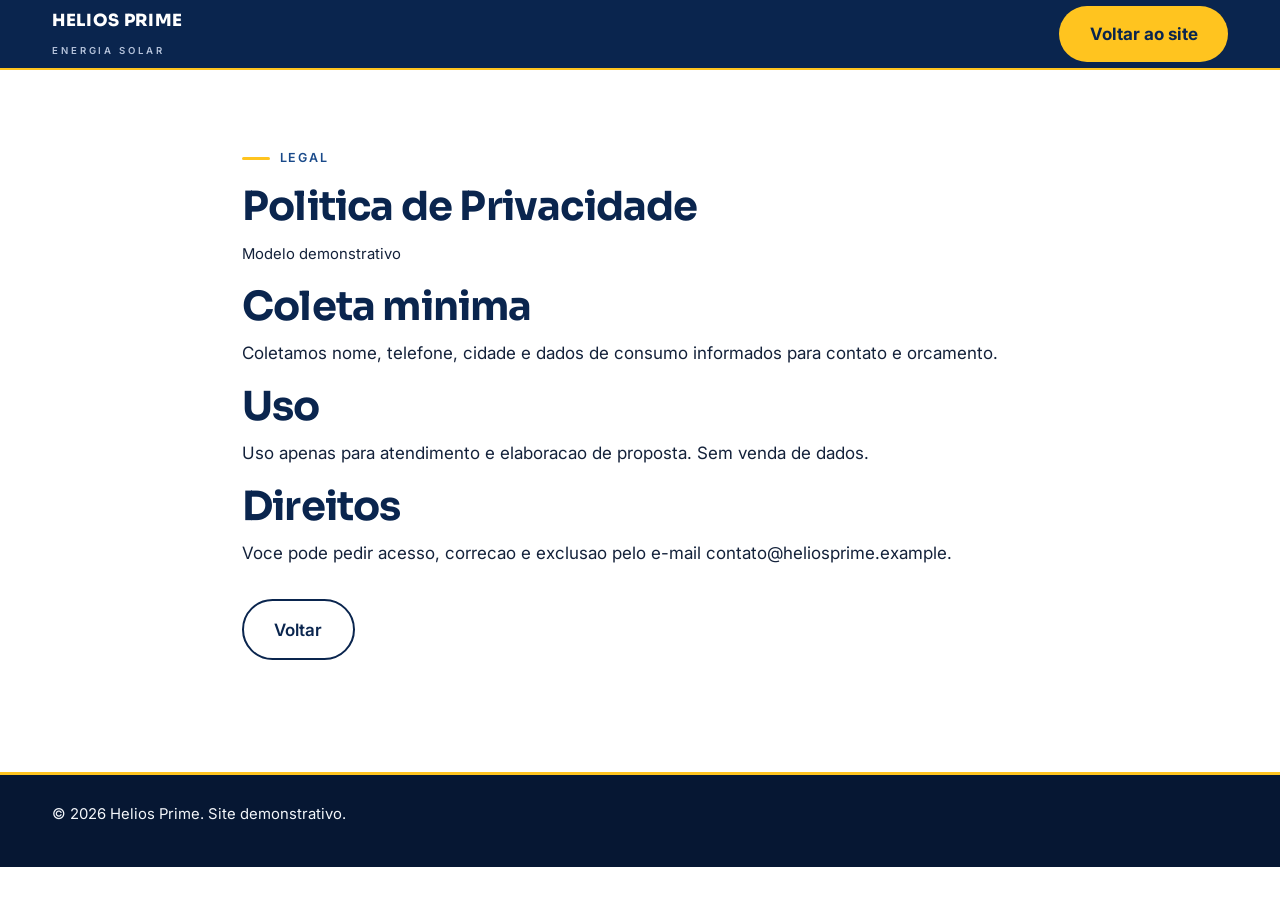
<file: privacidade.html>
﻿<!DOCTYPE html>
<html lang="pt-BR">
<head>
  <meta charset="UTF-8">
  <meta name="viewport" content="width=device-width, initial-scale=1">
  <title>Politica de Privacidade | Helios Prime</title>
  <meta name="description" content="Politica de privacidade demonstrativa da Helios Prime Energia Solar.">
  <meta name="theme-color" content="#0A254E">
  <link rel="icon" type="image/svg+xml" href="favicon/favicon.svg">
  <link href="https://fonts.googleapis.com/css2?family=Inter:wght@400;500;600&family=Sora:wght@600;700&display=swap" rel="stylesheet">
  <link href="https://cdn.jsdelivr.net/npm/bootstrap@5.3.3/dist/css/bootstrap.min.css" rel="stylesheet">
  <link href="https://cdn.jsdelivr.net/npm/bootstrap-icons@1.11.3/font/bootstrap-icons.min.css" rel="stylesheet">
  <link href="css/style.css" rel="stylesheet">
</head>
<body>
  <a class="skip-link" href="#conteudo">Pular para o conteudo</a>
  <header class="header-site header-solid fixed-top">
    <nav class="navbar navbar-expand-lg h-100" aria-label="Navegacao">
      <div class="container container-brand">
        <a class="brand-logo" href="index.html"><span><span class="brand-logo__name">HELIOS PRIME</span><br><span class="brand-logo__sub">ENERGIA SOLAR</span></span></a>
        <a class="btn-cta ms-auto" href="index.html">Voltar ao site</a>
      </div>
    </nav>
  </header>
  <main id="conteudo" class="section-pad" style="padding-top:140px">
    <div class="container container-brand" style="max-width:820px">
      <p class="eyebrow">Legal</p>
      <h2>Politica de Privacidade</h2>
      <p><small>Modelo demonstrativo</small></p>
      <h2>Coleta minima</h2>
      <p>Coletamos nome, telefone, cidade e dados de consumo informados para contato e orcamento.</p>
      <h2>Uso</h2>
      <p>Uso apenas para atendimento e elaboracao de proposta. Sem venda de dados.</p>
      <h2>Direitos</h2>
      <p>Voce pode pedir acesso, correcao e exclusao pelo e-mail contato@heliosprime.example.</p>
      <p><a class="btn-outline-dark-brand mt-3" href="index.html">Voltar</a></p>
    </div>
  </main>
  <footer class="footer-site pt-4 pb-4">
    <div class="container container-brand"><p><small>© <span data-year>2026</span> Helios Prime. Site demonstrativo.</small></p></div>
  </footer>
  <script src="https://cdn.jsdelivr.net/npm/bootstrap@5.3.3/dist/js/bootstrap.bundle.min.js"></script>
  <script src="js/script.js"></script>
</body>
</html>
</file>
<file: css/style.css>
﻿/* ============================================================
  HELIOS PRIME ENERGIA SOLAR - style.css
  1 Variaveis | 2 Base | 3 Tipografia | 4 Utilitarios | 5 Botoes
  6 Componentes | 7 Header | 8 Secoes | 9 Rodape | 10 Flutuantes
  11 Animacoes | 12 Responsivo | 13 Reduced motion
  ============================================================ */
:root {
  --primary: #0A254E;
  --primary-dark: #061733;
  --secondary: #1A4A8A;
  --accent: #FFC41F;
  --accent-dark: #E0A800;
  --bg: #FFFFFF;
  --surface: #F4F7FB;
  --text: #13213A;
  --text-light: #F4F7FB;
  --muted: #5A6B85;
  --muted-light: #B4C2DA;
  --border: #DCE4F0;
  --border-dark: #27447A;
  --whatsapp: #25A244;
  --radius-sm: 12px;
  --radius-md: 14px;
  --radius-lg: 20px;
  --radius-pill: 999px;
  --shadow-soft: 0 10px 30px rgba(10, 37, 78, 0.10);
  --shadow-yellow: 0 10px 24px rgba(255, 196, 31, 0.35);
  --font-title: "Sora", "Plus Jakarta Sans", system-ui, sans-serif;
  --font-body: "Inter", system-ui, -apple-system, sans-serif;
  --transition: 250ms cubic-bezier(0.22, 1, 0.36, 1);
  --header-h: 88px;
  --header-h-scrolled: 70px;
}

/* ---------- 2) Base ---------- */
*,
*::before,
*::after {
  box-sizing: border-box;
}
html {
  overflow-x: hidden;
  scroll-behavior: smooth;
  scroll-padding-top: 90px;
}
body {
  font-family: var(--font-body);
  font-size: 1.0625rem;
  line-height: 1.65;
  color: var(--text);
  background: var(--bg);
  overflow-x: hidden;
}
img {
  max-width: 100%;
  height: auto;
}
section {
  scroll-margin-top: 84px;
  overflow: hidden;
}

/* ---------- 3) Tipografia ---------- */
h1,
h2,
h3 {
  font-family: var(--font-title);
  color: var(--primary);
  line-height: 1.2;
  letter-spacing: -0.02em;
}
h1 {
  font-size: clamp(2.2rem, 5vw, 3.5rem);
  line-height: 1.1;
  font-weight: 800;
}
h2 {
  font-size: clamp(1.85rem, 3.5vw, 2.5rem);
  font-weight: 700;
}
h3 {
  font-size: clamp(1.15rem, 2vw, 1.25rem);
  font-weight: 700;
}
.section-dark h1,
.section-dark h2,
.section-dark h3 {
  color: var(--text-light);
}
.eyebrow {
  display: inline-flex;
  align-items: center;
  gap: 0.6rem;
  margin-bottom: 0.9rem;
  font-size: 0.78rem;
  font-weight: 600;
  letter-spacing: 0.14em;
  text-transform: uppercase;
  color: var(--secondary);
}
.eyebrow::before {
  content: "";
  width: 28px;
  height: 3px;
  background: var(--accent);
  border-radius: var(--radius-pill);
}
.section-dark .eyebrow {
  color: var(--accent);
}
.section-head {
  max-width: 720px;
  margin-bottom: 2.8rem;
}
.section-head.center {
  margin-inline: auto;
  text-align: center;
}
.lead-brand {
  max-width: 65ch;
  color: var(--muted);
}
.section-dark .lead-brand {
  color: var(--muted-light);
}
.section-pad {
  padding-block: 3.5rem;
}
.container-brand {
  max-width: 1200px;
}
/* ---------- 4) Utilitarios ---------- */
.skip-link {
  position: absolute;
  left: 1rem;
  top: -100px;
  z-index: 2000;
  padding: 0.75rem 1.25rem;
  background: var(--accent);
  color: var(--primary);
  font-weight: 700;
  border-radius: var(--radius-pill);
  transition: top var(--transition);
}
.skip-link:focus {
  top: 1rem;
}
.bg-surface {
  background: var(--surface);
}
.bg-dark-brand {
  background: var(--primary);
}
.badge-demo {
  display: inline-flex;
  align-items: center;
  padding: 0.3rem 0.7rem;
  border: 1px solid rgba(255, 196, 31, 0.5);
  border-radius: var(--radius-pill);
  background: rgba(255, 196, 31, 0.16);
  color: var(--accent);
  font-size: 0.75rem;
  font-weight: 600;
  letter-spacing: 0.06em;
  text-transform: uppercase;
}
.badge-demo--light {
  border-color: #F0D47A;
  background: #FFF4D1;
  color: #7A5A00;
}
a:focus-visible,
button:focus-visible,
input:focus-visible,
select:focus-visible,
textarea:focus-visible {
  outline: 3px solid var(--primary);
  outline-offset: 3px;
  border-radius: 6px;
}
.header-site a:focus-visible,
footer a:focus-visible {
  outline-color: var(--accent);
}

/* ---------- 5) Botoes ---------- */
.btn-cta,
.btn-outline-light-brand,
.btn-outline-dark-brand,
.btn-dark-brand {
  display: inline-flex;
  align-items: center;
  justify-content: center;
  gap: 0.6rem;
  min-height: 48px;
  padding: 0.9rem 1.9rem;
  border-radius: var(--radius-pill);
  font-weight: 700;
  text-decoration: none;
  transition: var(--transition);
}
.btn-cta {
  border: 0;
  background: var(--accent);
  color: var(--primary);
}
.btn-cta:hover {
  background: var(--accent-dark);
  color: var(--primary);
  transform: translateY(-2px);
  box-shadow: var(--shadow-yellow);
}
.btn-dark-brand {
  border: 0;
  background: var(--primary);
  color: #fff;
}
.btn-dark-brand:hover {
  background: var(--primary-dark);
  color: #fff;
  transform: translateY(-2px);
}
.btn-outline-light-brand {
  border: 2px solid var(--text-light);
  color: var(--text-light);
  font-weight: 600;
}
.btn-outline-light-brand:hover {
  background: var(--text-light);
  color: var(--primary);
}
.btn-outline-dark-brand {
  border: 2px solid var(--primary);
  color: var(--primary);
  font-weight: 600;
}
.btn-outline-dark-brand:hover {
  background: var(--primary);
  color: var(--text-light);
}
.link-arrow {
  display: inline-flex;
  align-items: center;
  gap: 0.4rem;
  color: var(--secondary);
  font-weight: 600;
  text-decoration: none;
}
.link-arrow i {
  transition: transform var(--transition);
}
.link-arrow:hover i {
  transform: translateX(5px);
}
/* ---------- 6) Componentes ---------- */
.feature-card {
  position: relative;
  height: 100%;
  padding: 1.75rem;
  overflow: hidden;
  border: 1px solid var(--border);
  border-radius: var(--radius-md);
  background: #fff;
  box-shadow: var(--shadow-soft);
  transition: var(--transition);
}
.feature-card::before {
  content: "";
  position: absolute;
  top: 0;
  right: 0;
  left: 0;
  height: 3px;
  background: var(--accent);
}
.feature-card:hover {
  border-color: var(--accent);
  transform: translateY(-5px);
}
.feature-card__icon {
  display: inline-flex;
  align-items: center;
  justify-content: center;
  width: 52px;
  height: 52px;
  margin-bottom: 1rem;
  border-radius: 12px;
  background: var(--primary);
  color: var(--accent);
  font-size: 1.5rem;
}
.trust-bar {
  border-top: 3px solid var(--accent);
  background: var(--primary);
  color: var(--text-light);
}
.trust-bar__item {
  display: flex;
  align-items: flex-start;
  gap: 0.8rem;
  font-size: 0.95rem;
}
.trust-bar__item i {
  color: var(--accent);
  font-size: 1.4rem;
}
.about-frame {
  position: relative;
}
.about-frame img {
  width: 100%;
  border-radius: var(--radius-lg);
  object-fit: cover;
  aspect-ratio: 4/5;
  box-shadow: var(--shadow-soft);
}
.about-frame::before {
  content: "";
  position: absolute;
  inset: 18px -18px -18px 18px;
  z-index: -1;
  border: 3px solid var(--accent);
  border-radius: var(--radius-lg);
}
.about-detail img {
  width: 100%;
  border-radius: var(--radius-md);
  object-fit: cover;
  aspect-ratio: 1/1;
}
.quote-tech {
  padding: 1.25rem 1.4rem;
  border-left: 4px solid var(--accent);
  border-radius: 0 var(--radius-sm) var(--radius-sm) 0;
  background: var(--surface);
}
.step-card {
  height: 100%;
  padding: 1.5rem;
  border: 1px solid var(--border);
  border-radius: var(--radius-md);
  background: #fff;
  transition: var(--transition);
}
.step-card:hover {
  border-color: var(--accent);
  transform: translateY(-4px);
}
.step-num {
  display: flex;
  align-items: center;
  justify-content: center;
  width: 56px;
  height: 56px;
  margin-bottom: 1rem;
  border-radius: 12px;
  background: var(--primary);
  color: var(--accent);
  font-family: var(--font-title);
  font-size: 1.4rem;
  font-weight: 800;
}
.timeline {
  position: relative;
}
.timeline__line {
  position: absolute;
  top: 34px;
  right: 0;
  left: 0;
  border-top: 2px dashed var(--border);
}
.nav-pills-brand .nav-link {
  padding: 0.7rem 1.4rem;
  border: 1px solid var(--border);
  border-radius: var(--radius-pill);
  background: #fff;
  color: var(--primary);
  font-weight: 600;
}
.nav-pills-brand .nav-link.active {
  border-color: var(--primary);
  background: var(--primary);
  color: #fff;
}
.filter-btn {
  padding: 0.55rem 1.2rem;
  border: 1px solid var(--border);
  border-radius: var(--radius-pill);
  background: #fff;
  color: var(--primary);
  font-weight: 600;
}
.filter-btn[aria-pressed="true"] {
  border-color: var(--primary);
  background: var(--primary);
  color: #fff;
}
.solution-img,
.gallery-img {
  width: 100%;
  object-fit: cover;
}
.solution-img {
  border-radius: var(--radius-lg);
  aspect-ratio: 3/2;
}
.gallery-item {
  overflow: hidden;
  border: 1px solid var(--border);
  border-radius: var(--radius-md);
  background: #fff;
}
.gallery-item img {
  aspect-ratio: 4/3;
  transition: transform 400ms ease;
}
.gallery-item:hover img {
  transform: scale(1.04);
}
.gallery-item--wide img {
  aspect-ratio: 16/10;
}
.gallery-cap {
  padding: 0.9rem 1.1rem;
}
.gallery-cap small {
  color: var(--muted);
}
.region-chip {
  display: inline-flex;
  align-items: center;
  gap: 0.4rem;
  padding: 0.55rem 1.1rem;
  border: 1px solid var(--border-dark);
  border-radius: var(--radius-pill);
  background: rgba(255, 255, 255, 0.06);
  color: var(--text-light);
  font-weight: 500;
}
.region-chip i {
  color: var(--accent);
}
#regioes p,
#regioes small {
  color: var(--text-light);
}
.accordion-brand .accordion-item {
  margin-bottom: 0.7rem;
  overflow: hidden;
  border: 1px solid var(--border);
  border-radius: var(--radius-sm);
}
.accordion-brand .accordion-button {
  color: var(--primary);
  font-weight: 600;
}
.accordion-brand .accordion-button:not(.collapsed) {
  background: #FFF8E1;
  color: var(--primary);
  box-shadow: none;
}
.cta-final {
  position: relative;
  overflow: hidden;
  background: var(--accent);
  color: var(--primary);
}
/* ---------- 7) Header ---------- */
.header-site {
  height: var(--header-h);
  transition: background 300ms ease, box-shadow 300ms ease;
}
.header-site .nav-link {
  display: inline-flex;
  align-items: center;
  min-height: 48px;
  padding: 0.7rem 0.85rem;
  color: rgba(244, 247, 251, 0.88);
  font-weight: 500;
}
.header-site .nav-link:hover {
  color: var(--accent);
}
.header-site .nav-link.active {
  position: relative;
  color: var(--accent);
}
.header-site .nav-link.active::after {
  content: "";
  position: absolute;
  left: 0.85rem;
  right: 0.85rem;
  bottom: 6px;
  height: 2px;
  border-radius: 2px;
  background: var(--accent);
}
.header-site.scrolled {
  height: var(--header-h-scrolled);
  border-bottom: 2px solid var(--accent);
  background: rgba(10, 37, 78, 0.95);
  box-shadow: var(--shadow-soft);
}
.header-site.header-solid {
  height: var(--header-h-scrolled);
  border-bottom: 2px solid var(--accent);
  background: var(--primary);
}
.header-site.menu-open {
  height: auto;
  border-bottom: 2px solid var(--accent);
  background: var(--primary);
}
.header-site .navbar-toggler {
  border-color: rgba(255, 255, 255, 0.4);
}
.header-site .navbar-toggler-icon {
  background-image: url("data:image/svg+xml,%3csvg xmlns='http://www.w3.org/2000/svg' viewBox='0 0 30 30'%3e%3cpath stroke='rgba(255,255,255,0.9)' stroke-linecap='round' stroke-miterlimit='10' stroke-width='2' d='M4 7h22M4 15h22M4 23h22'/%3e%3c/svg%3e");
}
.brand-logo {
  display: flex;
  align-items: center;
  gap: 0.65rem;
  text-decoration: none;
}
.brand-logo__name {
  color: #fff;
  font-family: var(--font-title);
  font-size: 1.05rem;
  font-weight: 800;
  letter-spacing: 0.04em;
  line-height: 1;
}
.brand-logo__sub {
  color: var(--muted-light);
  font-size: 0.6rem;
  font-weight: 600;
  letter-spacing: 0.3em;
}

/* ---------- 8) Secoes ---------- */
.hero {
  position: relative;
  display: flex;
  align-items: center;
  min-height: 100svh;
  padding-top: calc(var(--header-h) + 2rem);
  padding-bottom: 4rem;
  background: var(--primary-dark);
  color: #fff;
}
.hero__bg {
  position: absolute;
  inset: 0;
  width: 100%;
  height: 100%;
  object-fit: cover;
}
.hero__overlay {
  position: absolute;
  inset: 0;
  background: linear-gradient(100deg, rgba(6, 23, 51, 0.92) 30%, rgba(6, 23, 51, 0.55) 65%, rgba(6, 23, 51, 0.45) 100%);
}
.hero__content {
  position: relative;
  z-index: 2;
}
.hero h1 {
  color: #fff;
}
.hero .lead {
  max-width: 58ch;
  color: var(--muted-light);
}
.hero .lead-brand,
.hero .lead {
  color: var(--muted-light);
}
.hero__eyebrow {
  display: flex;
  align-items: center;
  gap: 0.6rem;
  color: var(--accent);
  font-size: 0.78rem;
  font-weight: 700;
  letter-spacing: 0.14em;
}
.hero__eyebrow::before {
  content: "";
  width: 32px;
  height: 3px;
  border-radius: 99px;
  background: var(--accent);
}
.hero__trust {
  display: flex;
  flex-wrap: wrap;
  gap: 1rem 1.6rem;
  margin: 1.6rem 0 0;
  padding: 0;
  list-style: none;
}
.hero__trust li {
  display: flex;
  align-items: center;
  gap: 0.5rem;
  font-size: 0.95rem;
}
.hero__trust i {
  color: var(--accent);
}
.hero__card {
  display: flex;
  align-items: center;
  gap: 0.8rem;
  padding: 1rem 1.2rem;
  border: 1px solid rgba(255, 255, 255, 0.22);
  border-radius: var(--radius-md);
  background: rgba(255, 255, 255, 0.10);
}
.hero__card i {
  color: var(--accent);
  font-size: 1.8rem;
}
.map-embed {
  width: 100%;
  min-height: 340px;
  height: 100%;
  border: 0;
  border-radius: 14px;
}
.contact-card {
  padding: 1.6rem;
  border: 1px solid var(--border);
  border-radius: var(--radius-md);
  background: #fff;
  box-shadow: var(--shadow-soft);
}
.form-label {
  font-weight: 600;
}
.form-control,
.form-select {
  min-height: 48px;
  border-radius: 12px;
  font-size: 16px;
}

/* ---------- 9) Rodape ---------- */
.footer-site {
  border-top: 3px solid var(--accent);
  background: var(--primary-dark);
  color: var(--text-light);
}
.footer-site a {
  color: var(--muted-light);
  text-decoration: none;
}
.footer-site a:hover {
  color: var(--accent);
}
.footer-site h3 {
  color: #fff;
  font-size: 1rem;
}

/* ---------- 10) Flutuantes ---------- */
.btn-float-whatsapp {
  position: fixed;
  right: 20px;
  bottom: calc(20px + env(safe-area-inset-bottom));
  z-index: 1050;
  display: flex;
  align-items: center;
  justify-content: center;
  width: 60px;
  height: 60px;
  border-radius: 50%;
  background: var(--whatsapp);
  color: #fff;
  font-size: 1.8rem;
  box-shadow: 0 10px 24px rgba(37, 162, 68, 0.4);
  animation: pulse-soft 4s infinite;
}
.btn-back-top {
  position: fixed;
  right: 28px;
  bottom: calc(96px + env(safe-area-inset-bottom));
  z-index: 1050;
  display: none;
  align-items: center;
  justify-content: center;
  width: 44px;
  height: 44px;
  border: 1px solid var(--border-dark);
  border-radius: 50%;
  background: var(--primary);
  color: #fff;
}
.btn-back-top.show {
  display: flex;
}
@keyframes pulse-soft {
  0%,
  100% {
    transform: scale(1);
  }
  50% {
    transform: scale(1.06);
  }
}

/* ---------- 11) Animacoes ---------- */
.js .reveal {
  opacity: 0;
  transform: translateY(22px);
  transition: opacity 650ms cubic-bezier(0.22, 1, 0.36, 1), transform 650ms cubic-bezier(0.22, 1, 0.36, 1);
}
.js .reveal.is-visible {
  opacity: 1;
  transform: none;
}

/* ---------- 12) Responsivo ---------- */
@media (min-width: 992px) {
  .section-pad {
    padding-block: 6rem;
  }
}
@media (max-width: 991.98px) {
  .about-frame::before {
    inset: 12px -8px -8px 12px;
  }
  .cta-final .btn-dark-brand,
  .cta-final .btn-outline-dark-brand {
    max-width: 100%;
    white-space: normal;
    text-align: center;
  }
  .map-embed,
  .contact-card,
  .feature-card,
  .step-card {
    min-width: 0;
    max-width: 100%;
  }
  .header-site .navbar-collapse {
    margin-top: 0.75rem;
    padding: 0.75rem;
    border: 1px solid var(--border-dark);
    border-radius: var(--radius-md);
    background: var(--primary);
    box-shadow: var(--shadow-soft);
  }
  .timeline__line {
    display: none;
  }
  .hero {
    padding-top: calc(var(--header-h) + 1rem);
  }
  .nav-pills-brand,
  .filters-wrap {
    flex-wrap: nowrap;
    overflow-x: auto;
    padding-bottom: 0.5rem;
  }
}
@media (min-width: 1400px) {
  .container-brand {
    max-width: 1320px;
  }
}

/* ---------- 13) Reduced motion ---------- */
@media (prefers-reduced-motion: reduce) {
  html {
    scroll-behavior: auto;
  }
  *,
  *::before,
  *::after {
    animation: none;
    transition: none;
  }
  .js .reveal {
    opacity: 1;
    transform: none;
  }
}
</file>
